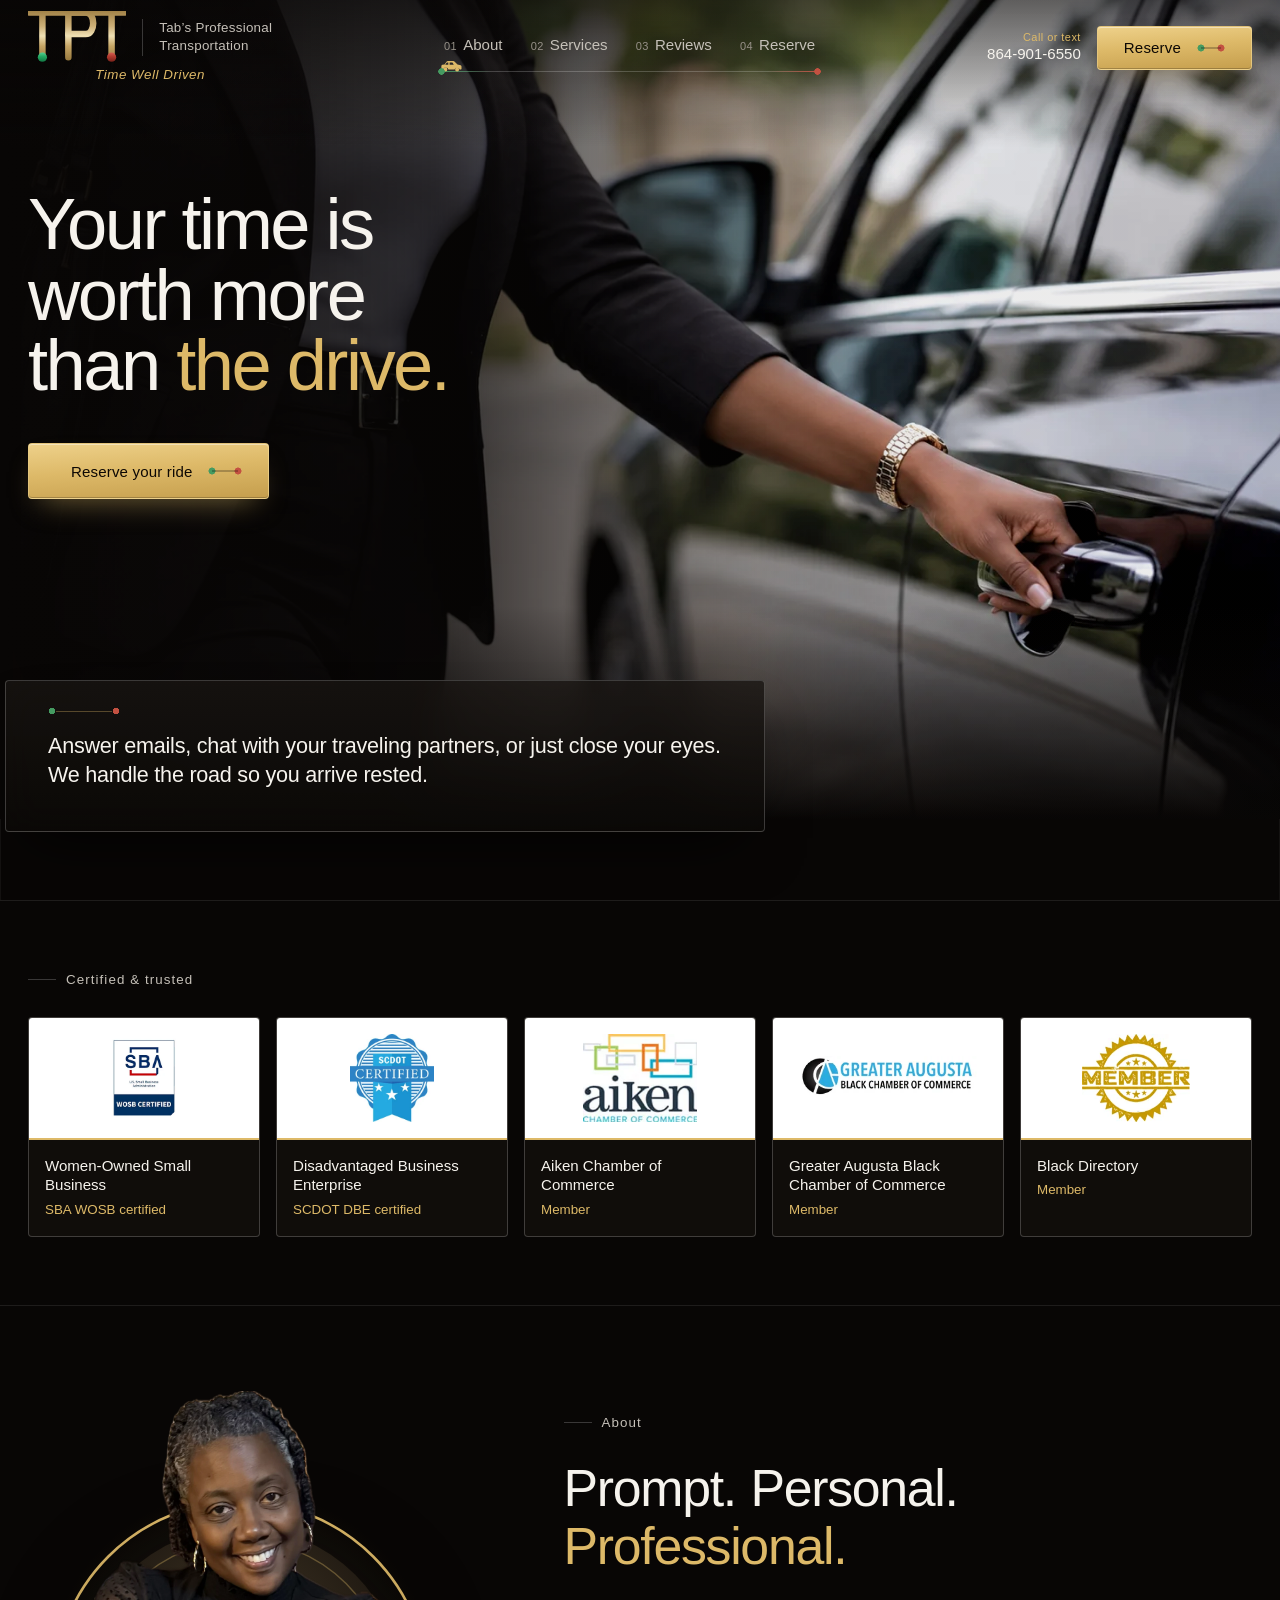
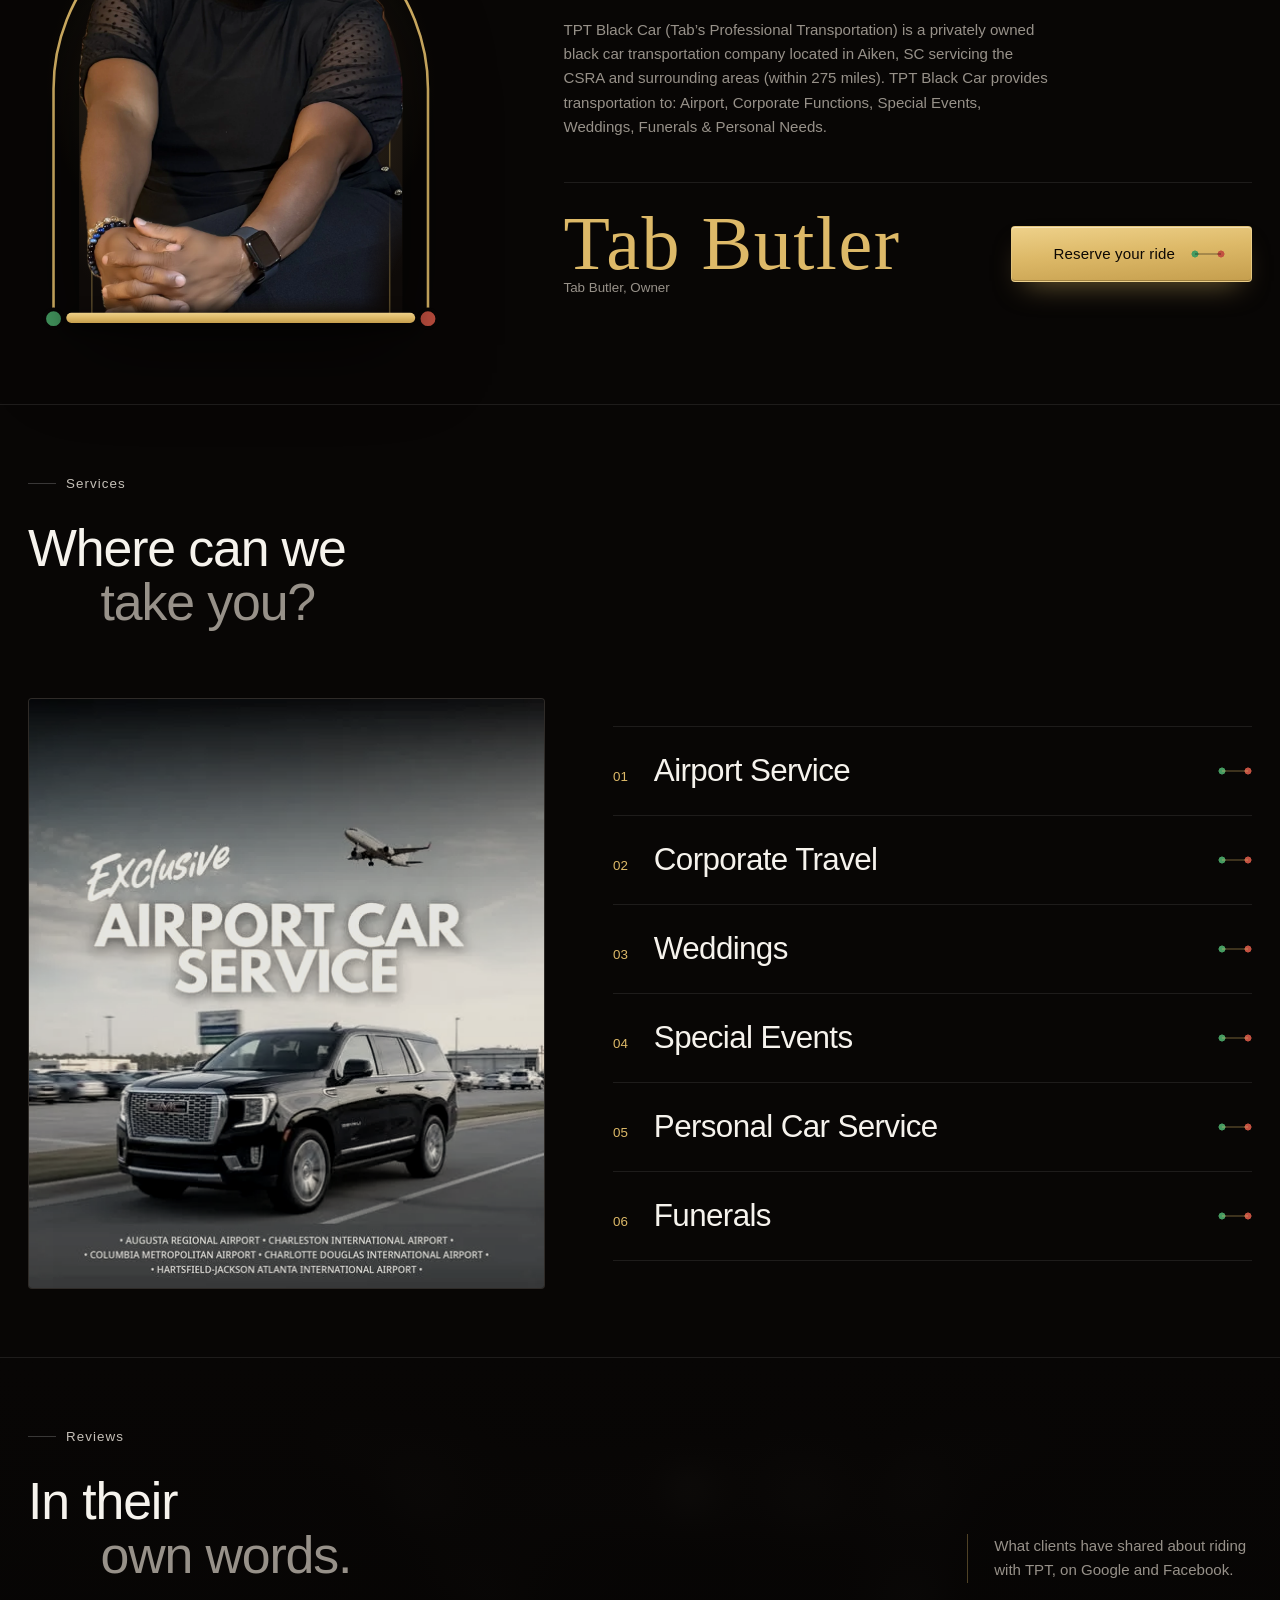
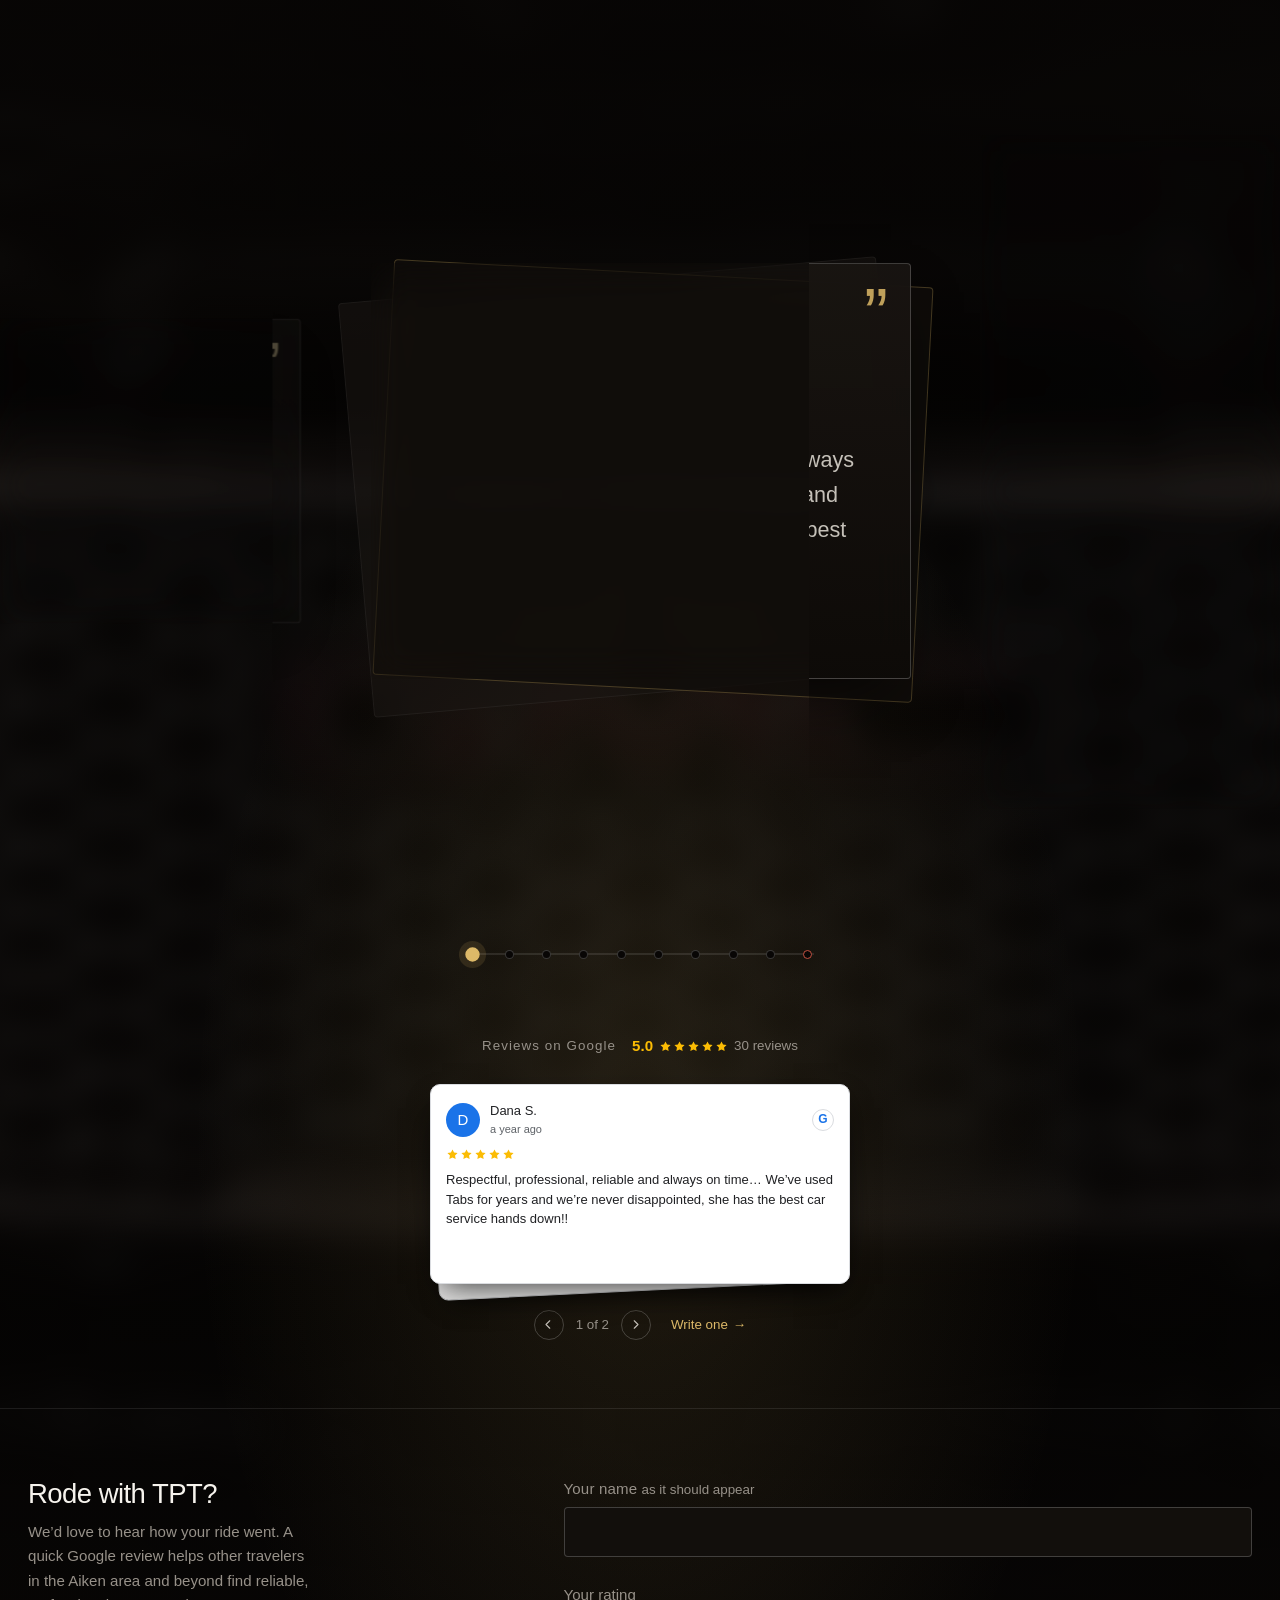
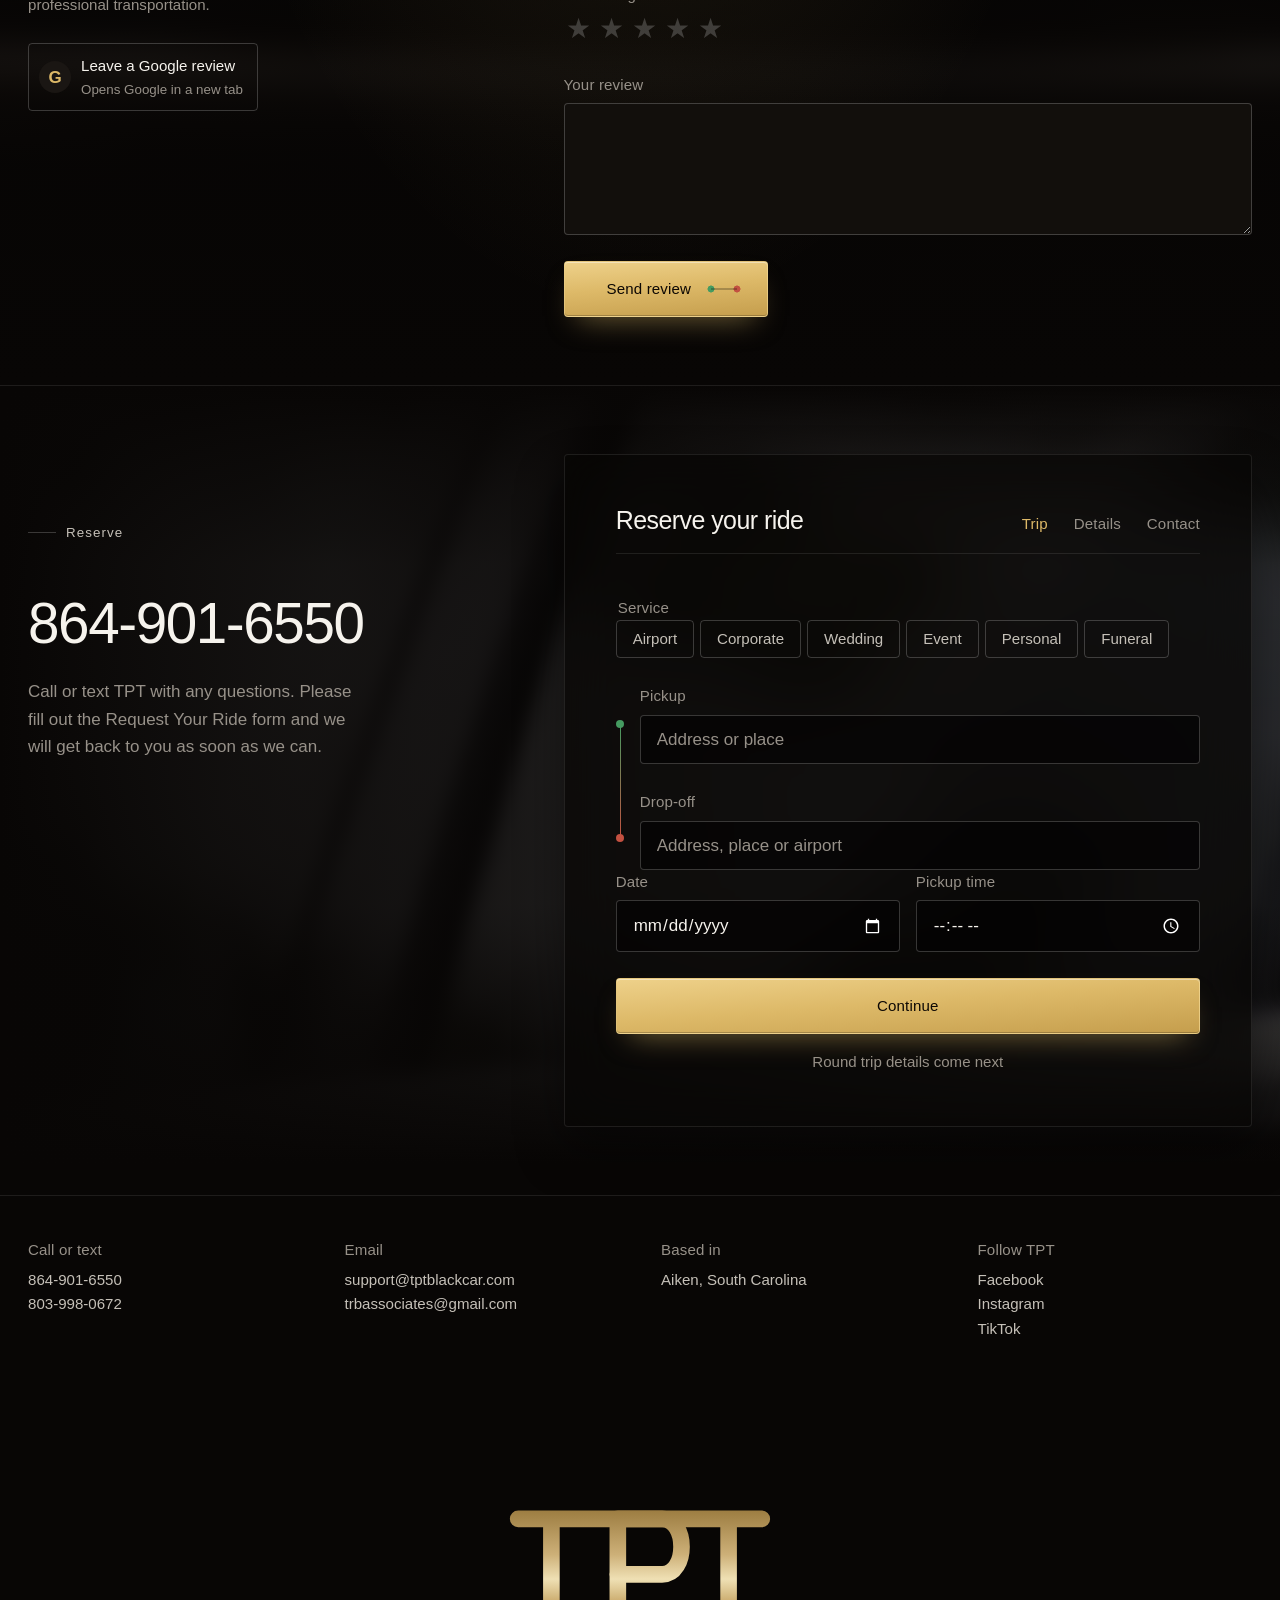
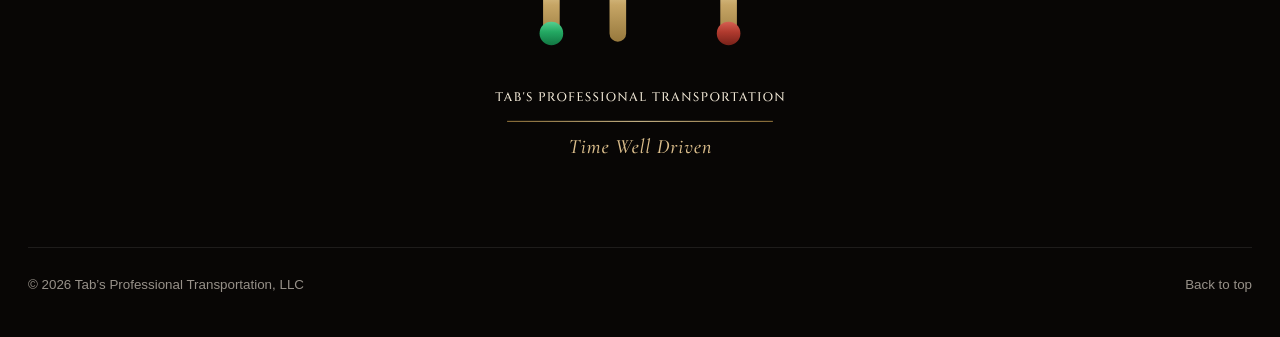
<file: index.html>
<!doctype html>
<html lang="en" class="no-js">
<head>
  <meta charset="utf-8">
  <meta http-equiv="Content-Security-Policy" content="default-src 'self'; script-src 'self' 'sha256-XwWdy3h8RLzX10dUs9n/fCAkQc+XFysyIb7c80Ymdkw='; style-src 'self' 'unsafe-inline' https://fonts.googleapis.com; font-src https://fonts.gstatic.com; img-src 'self' data:; connect-src https://script.google.com https://script.googleusercontent.com; form-action 'self'; base-uri 'self'; object-src 'none'; upgrade-insecure-requests">
  <meta name="referrer" content="strict-origin-when-cross-origin">
  <meta name="viewport" content="width=device-width, initial-scale=1, viewport-fit=cover">
  <title>Black Car Service in Aiken, SC | TPT Black Car &mdash; Airport &amp; Executive Travel</title>
  <meta name="description" content="Private black car service from Aiken, South Carolina. Airport transfers, corporate travel, weddings, events and funerals across the CSRA and up to 275 miles. Call or text 864-901-6550.">
  <link rel="canonical" href="https://tptblackcar.com/">
  <meta name="robots" content="index, follow, max-image-preview:large, max-snippet:-1, max-video-preview:-1">
  <meta name="theme-color" content="#0B0B0C">
  <link rel="icon" href="/favicon.ico" sizes="48x48">
  <link rel="icon" type="image/png" sizes="32x32" href="assets/favicon-32.png">
  <link rel="icon" type="image/png" sizes="192x192" href="assets/icon-192.png">
  <link rel="apple-touch-icon" href="assets/apple-touch-icon.png">

  <!-- Social previews. og-image.jpg is 1200x630; replace that one file to change every share card. -->
  <meta property="og:type" content="website">
  <meta property="og:site_name" content="TPT Black Car">
  <meta property="og:locale" content="en_US">
  <meta property="og:url" content="https://tptblackcar.com/">
  <meta property="og:title" content="Black Car Service in Aiken, SC &mdash; TPT Black Car">
  <meta property="og:description" content="Airport transfers, corporate travel, weddings and events across the CSRA and up to 275 miles. Time Well Driven.">
  <meta property="og:image" content="https://tptblackcar.com/assets/og-image.jpg">
  <meta property="og:image:width" content="1200">
  <meta property="og:image:height" content="630">
  <meta property="og:image:alt" content="A passenger opening the door of a black GMC Yukon Denali, with the TPT Black Car mark">
  <meta name="twitter:card" content="summary_large_image">
  <meta name="twitter:title" content="Black Car Service in Aiken, SC &mdash; TPT Black Car">
  <meta name="twitter:description" content="Airport transfers, corporate travel, weddings and events across the CSRA and up to 275 miles. Time Well Driven.">
  <meta name="twitter:image" content="https://tptblackcar.com/assets/og-image.jpg">

  <!-- The hero photograph is the largest paint on the page; fetch it with the stylesheet, not after it. -->
  <link rel="preload" as="image" href="assets/hero-door-960.webp" imagesrcset="assets/hero-door-960.webp 960w, assets/hero-door.webp 1672w" imagesizes="100vw" fetchpriority="high">
  <!-- Structured data. One graph: the business, the site, and the six services it books.
       Only facts stated on the page go in here — no ratings, hours or prices we cannot stand behind. -->
  <script type="application/ld+json">
  {
    "@context": "https://schema.org",
    "@graph": [
      {
        "@type": ["LocalBusiness", "LimousineService"],
        "@id": "https://tptblackcar.com/#business",
        "name": "Tab's Professional Transportation, LLC",
        "alternateName": "TPT Black Car",
        "description": "Private black car service from Aiken, South Carolina. Airport transfers, corporate travel, weddings, special events, personal car service and funerals across the CSRA and up to 275 miles.",
        "slogan": "Time Well Driven",
        "url": "https://tptblackcar.com/",
        "telephone": "+1-864-901-6550",
        "email": "support@tptblackcar.com",
        "image": "https://tptblackcar.com/assets/og-image.jpg",
        "logo": {
          "@type": "ImageObject",
          "@id": "https://tptblackcar.com/#logo",
          "url": "https://tptblackcar.com/assets/icon-512.png",
          "width": 512,
          "height": 512
        },
        "address": {
          "@type": "PostalAddress",
          "addressLocality": "Aiken",
          "addressRegion": "SC",
          "addressCountry": "US"
        },
        "areaServed": [
          { "@type": "City", "name": "Aiken", "addressRegion": "SC" },
          { "@type": "City", "name": "Augusta", "addressRegion": "GA" },
          { "@type": "City", "name": "North Augusta", "addressRegion": "SC" },
          { "@type": "City", "name": "Columbia", "addressRegion": "SC" },
          { "@type": "City", "name": "Charleston", "addressRegion": "SC" },
          { "@type": "City", "name": "Atlanta", "addressRegion": "GA" },
          { "@type": "AdministrativeArea", "name": "Central Savannah River Area (CSRA), and up to 275 miles from Aiken" }
        ],
        "founder": { "@type": "Person", "name": "Tab Butler" },
        "currenciesAccepted": "USD",
        "award": [
          "SBA WOSB certified (Women-Owned Small Business)",
          "SCDOT DBE certified"
        ],
        "knowsLanguage": "en-US",
        "sameAs": [
          "https://www.facebook.com/ridewithTab/",
          "https://www.instagram.com/tabsprotransportation",
          "https://www.tiktok.com/@tabrb"
        ],
        "potentialAction": {
          "@type": "ReserveAction",
          "name": "Reserve your ride",
          "target": "https://tptblackcar.com/#booking"
        },
        "hasOfferCatalog": {
          "@type": "OfferCatalog",
          "name": "Car service",
          "itemListElement": [
            { "@type": "Offer", "itemOffered": { "@type": "Service", "name": "Airport Service", "description": "Transfers to and from Augusta, Charleston, Columbia, Charlotte and Atlanta airports.", "serviceType": "Airport transfer", "provider": { "@id": "https://tptblackcar.com/#business" } } },
            { "@type": "Offer", "itemOffered": { "@type": "Service", "name": "Corporate Travel", "description": "Executive and business travel across the CSRA and beyond.", "serviceType": "Corporate car service", "provider": { "@id": "https://tptblackcar.com/#business" } } },
            { "@type": "Offer", "itemOffered": { "@type": "Service", "name": "Weddings", "description": "Wedding transportation for couples, families and guests.", "serviceType": "Wedding transportation", "provider": { "@id": "https://tptblackcar.com/#business" } } },
            { "@type": "Offer", "itemOffered": { "@type": "Service", "name": "Special Events", "description": "Black car service for events, nights out and group occasions.", "serviceType": "Event transportation", "provider": { "@id": "https://tptblackcar.com/#business" } } },
            { "@type": "Offer", "itemOffered": { "@type": "Service", "name": "Personal Car Service", "description": "Appointments, errands and personal travel, door to door.", "serviceType": "Personal car service", "provider": { "@id": "https://tptblackcar.com/#business" } } },
            { "@type": "Offer", "itemOffered": { "@type": "Service", "name": "Funerals", "description": "Quiet, dependable transportation for families and services.", "serviceType": "Funeral transportation", "provider": { "@id": "https://tptblackcar.com/#business" } } }
          ]
        }
      },
      {
        "@type": "WebSite",
        "@id": "https://tptblackcar.com/#website",
        "url": "https://tptblackcar.com/",
        "name": "TPT Black Car",
        "publisher": { "@id": "https://tptblackcar.com/#business" },
        "inLanguage": "en-US"
      },
      {
        "@type": "WebPage",
        "@id": "https://tptblackcar.com/#webpage",
        "url": "https://tptblackcar.com/",
        "name": "Black Car Service in Aiken, SC | TPT Black Car",
        "description": "Private black car service from Aiken, South Carolina. Airport transfers, corporate travel, weddings, events and funerals across the CSRA and up to 275 miles.",
        "isPartOf": { "@id": "https://tptblackcar.com/#website" },
        "about": { "@id": "https://tptblackcar.com/#business" },
        "primaryImageOfPage": "https://tptblackcar.com/assets/og-image.jpg",
        "inLanguage": "en-US"
      }
    ]
  }
  </script>
  <link rel="preconnect" href="https://fonts.googleapis.com">
  <link rel="preconnect" href="https://fonts.gstatic.com" crossorigin>
  <link href="https://fonts.googleapis.com/css2?family=Archivo:wdth,wght@62..125,300..700&family=Mrs+Saint+Delafield&display=swap" rel="stylesheet">
  <link rel="stylesheet" href="styles.css?v=55">
  <!-- Phones only: the desktop site never loads this. -->
  <link rel="stylesheet" href="mobile.css?v=1" media="(max-width: 48rem)">
</head>
<body>

<a class="skip" href="#booking">Skip to reservation</a>

<!-- Header: fixed. Clear over the hero, black glass once you scroll; tucks away scrolling down, returns scrolling up.
     The menu is a route: stops on a hairline from a green departure to a red arrival, with a gold car riding to where you are. -->
<header class="site-header" id="site-header">
  <div class="wrap header-bar">
    <a href="#top" class="brand" aria-label="TPT Black Car, home">
      <img class="brand-mark" src="assets/mark-tight.svg" alt="" width="204" height="108">
      <span class="brand-name" aria-hidden="true"><span>Tab&rsquo;s Professional</span><span>Transportation</span></span>
      <span class="brand-tag" aria-hidden="true">Time Well Driven</span>
    </a>
    <nav class="nav" aria-label="Main">
      <ol class="nav-route" role="list">
          <li><a href="#about" data-spy="about"><span class="nav-num">01</span>About</a></li>
          <li><a href="#services" data-spy="services"><span class="nav-num">02</span>Services</a></li>
          <li><a href="#reviews" data-spy="reviews"><span class="nav-num">03</span>Reviews</a></li>
          <li><a href="#booking" data-spy="booking"><span class="nav-num">04</span>Reserve</a></li>
      </ol>
      <span class="nav-car" aria-hidden="true"></span>
    </nav>
    <div class="header-actions">
      <a class="header-phone" href="tel:+18649016550"><span>Call or text</span>864-901-6550</a>
      <a class="btn btn-action btn-sm header-reserve" href="#booking"><span>Reserve</span><span class="btn-icon" aria-hidden="true"><svg viewBox="0 0 24 24"><path d="M7 7h10v10"/><path d="M7 17 17 7"/></svg></span></a>
      <button class="menu-btn" type="button" aria-expanded="false" aria-controls="menu"><span class="menu-btn-lines" aria-hidden="true"></span><span class="menu-btn-label">Menu</span></button>
    </div>
  </div>
</header>

<!-- Menu (phones and tablets): a route map. One vertical road, green to red, each section a stop. -->
<div class="menu" id="menu" role="dialog" aria-modal="true" aria-label="Menu" hidden>
  <img class="menu-mark" src="assets/mark.svg" alt="" width="640" height="360" aria-hidden="true">
  <div class="wrap menu-inner">
    <ol class="menu-route" role="list">
        <li style="--i: 0"><a href="#about"><span class="menu-num">01</span><span class="menu-word">About</span><span class="menu-sub">The company, and who drives</span></a></li>
        <li style="--i: 1"><a href="#services"><span class="menu-num">02</span><span class="menu-word">Services</span><span class="menu-sub">Six ways we drive</span></a></li>
        <li style="--i: 2"><a href="#reviews"><span class="menu-num">03</span><span class="menu-word">Reviews</span><span class="menu-sub">In their own words</span></a></li>
        <li style="--i: 3"><a href="#booking"><span class="menu-num">04</span><span class="menu-word">Reserve</span><span class="menu-sub">Request a ride</span></a></li>
    </ol>
    <div class="menu-foot">
      <div class="menu-contact">
        <a class="btn btn-action" href="tel:+18649016550"><span>Call 864-901-6550</span><span class="btn-icon" aria-hidden="true"><svg viewBox="0 0 24 24"><path d="M7 7h10v10"/><path d="M7 17 17 7"/></svg></span></a>
        <a class="btn btn-quiet" href="sms:+18649016550">Text TPT</a>
      </div>
      <p class="menu-social"><a href="https://www.facebook.com/ridewithTab/" target="_blank" rel="noopener">Facebook</a><a href="https://www.instagram.com/tabsprotransportation" target="_blank" rel="noopener">Instagram</a><a href="https://www.tiktok.com/@tabrb" target="_blank" rel="noopener">TikTok</a></p>
      <p class="menu-place">Aiken, South Carolina &middot; the CSRA and up to 275 miles</p>
    </div>
  </div>
</div>

<script>document.documentElement.classList.remove("no-js");</script>

<main id="top">

  <!-- Hero: the claim on the left, the picture on the right, over a full-bleed photo layer. -->
  <section class="band hero">
    <div class="hero-media" aria-hidden="true">
      <!-- Full-bleed photograph. To swap it, replace these three files; the mark below shows when no photo is present. -->
      <picture>
        <source type="image/webp" srcset="assets/hero-door-960.webp 960w, assets/hero-door.webp 1672w" sizes="100vw">
        <img class="hero-photo" src="assets/hero-door.jpg" alt="" width="1672" height="941" fetchpriority="high">
      </picture>
      <img class="hero-watermark" src="assets/mark.svg" alt="" width="640" height="360">
    </div>

    <div class="wrap hero-inner">

      <div class="hero-grid">
        <div class="hero-copy">
          <h1>Your time is worth more than <span class="gold">the drive.</span></h1>
          <a class="btn btn-action" href="#booking">
            <span>Reserve your ride</span>
            <span class="btn-icon" aria-hidden="true"><svg viewBox="0 0 24 24"><path d="M7 7h10v10"/><path d="M7 17 17 7"/></svg></span>
          </a>
          <!-- Phones only: start the reservation right here. mobile.js shows it below 48rem; wider screens never see it. -->
          <form class="m-quick" id="m-quick" hidden>
            <label class="m-quick-row"><span class="m-dot" aria-hidden="true"></span><span class="visually-hidden">Pickup</span><input id="m-pickup" type="text" placeholder="Pickup address" autocomplete="street-address" enterkeyhint="next"></label>
            <label class="m-quick-row"><span class="m-dot m-dot-end" aria-hidden="true"></span><span class="visually-hidden">Drop-off</span><input id="m-dropoff" type="text" placeholder="Where to?" autocomplete="off" enterkeyhint="go"></label>
            <button type="submit" class="btn btn-action btn-block">Reserve your ride</button>
          </form>
        </div>

        <!-- Glass card on the photograph: the promise, under a short route line. -->
        <div class="hero-card">
          <span class="hero-card-route" aria-hidden="true"></span>
          <p class="hero-card-lead">Answer emails, chat with your traveling partners, or just close your eyes. We handle the road so you arrive rested.</p>
        </div>
      </div>
    </div>
  </section>

  <!-- Certifications: a slim band of cards under the hero. Each logo sits on a white plate so artwork
       with mismatched backgrounds reads as one set; the name and status are type, so they stay legible. -->
  <section class="band creds" aria-labelledby="creds-title">
    <div class="wrap">
      <p class="over" id="creds-title">Certified &amp; trusted</p>
      <ul class="creds-list" id="creds-list" role="list">
        <li class="cred-card">
          <span class="cred-plate"><picture><source srcset="assets/certs/wosb.webp" type="image/webp"><img src="assets/certs/wosb.png" alt="" width="224" height="268"></picture></span>
          <span class="cred-text"><b>Women-Owned Small Business</b><span>SBA WOSB certified</span></span>
        </li>
        <li class="cred-card">
          <span class="cred-plate"><picture><source srcset="assets/certs/dbe.webp" type="image/webp"><img src="assets/certs/dbe.png" alt="" width="236" height="248"></picture></span>
          <span class="cred-text"><b>Disadvantaged Business Enterprise</b><span>SCDOT DBE certified</span></span>
        </li>
        <li class="cred-card">
          <span class="cred-plate"><picture><source srcset="assets/certs/aiken-chamber.webp" type="image/webp"><img src="assets/certs/aiken-chamber.png" alt="" width="180" height="140"></picture></span>
          <span class="cred-text"><b>Aiken Chamber of Commerce</b><span>Member</span></span>
        </li>
        <li class="cred-card">
          <span class="cred-plate"><picture><source srcset="assets/certs/augusta-black-chamber.webp" type="image/webp"><img src="assets/certs/augusta-black-chamber.png" alt="" width="273" height="66"></picture></span>
          <span class="cred-text"><b>Greater Augusta Black Chamber of Commerce</b><span>Member</span></span>
        </li>
        <li class="cred-card">
          <span class="cred-plate"><picture><source srcset="assets/certs/black-directory.webp" type="image/webp"><img src="assets/certs/black-directory.png" alt="" width="200" height="162"></picture></span>
          <span class="cred-text"><b>Black Directory</b><span>Member</span></span>
        </li>
      </ul>
    </div>
  </section>

  <!-- About: Tab steps out of an arched window. The arch is the backdrop; she sits on its gold sill with her
       head and shoulders rising over the top and her lap fading into its shadow. Around it runs the TPT route, green departure to red arrival,
       and a gold light rides it once when the section arrives. The stage sits in the 38.2% column. -->
  <section class="band about" id="about">
    <div class="wrap about-grid">
      <figure class="about-stage">
        <span class="about-glow" aria-hidden="true"></span>
        <svg class="about-art" viewBox="0 0 100 132" role="img" aria-label="Tab Butler, owner and operator of Tab&rsquo;s Professional Transportation, smiling">
          <defs>
            <radialGradient id="about-arch-fill" cx="50%" cy="38%" r="70%">
              <stop offset="0" stop-color="#473b28"/>
              <stop offset="1" stop-color="#0e0a08"/>
            </radialGradient>
            <linearGradient id="about-sill-fill" x1="0" y1="0" x2="0" y2="1">
              <stop offset="0" stop-color="#eed18a"/>
              <stop offset="0.5" stop-color="#ddb968"/>
              <stop offset="1" stop-color="#c59e4d"/>
            </linearGradient>
            <!-- Her lap and the hip where the sofa was fade into the arch's shadow, so she reads as seated, not floating. -->
            <linearGradient id="about-fade-down" gradientUnits="userSpaceOnUse" x1="0" y1="123" x2="0" y2="128">
              <stop offset="0" stop-color="#000" stop-opacity="0"/>
              <stop offset="1" stop-color="#000"/>
            </linearGradient>
            <!-- A narrow oval on the right edge only: it covers the hip and stays clear of her forearm. -->
            <radialGradient id="about-fade-hip" gradientUnits="userSpaceOnUse" cx="0" cy="0" r="1" gradientTransform="translate(90 126) scale(12 30)">
              <stop offset="0.45" stop-color="#000"/>
              <stop offset="1" stop-color="#000" stop-opacity="0"/>
            </radialGradient>
            <mask id="about-fade" maskUnits="userSpaceOnUse" x="0" y="0" width="100" height="132">
              <rect width="100" height="132" fill="#fff"/>
              <rect y="123" width="100" height="9" fill="url(#about-fade-down)"/>
              <rect x="76" y="94" width="24" height="38" fill="url(#about-fade-hip)"/>
            </mask>
            <!-- Below the shoulders she stays inside the arch; above it she is free to break out. -->
            <clipPath id="about-clip"><path d="M0 0H100V96H0Z M12 96V126Q12 128 14 128H86Q88 128 88 126V96Z"/></clipPath>
          </defs>
          <path class="about-route" d="M6 128V74A44 44 0 0 1 94 74V128" pathLength="1"/>
          <circle class="about-stop about-stop--depart" cx="6" cy="128" r="2.2"/>
          <circle class="about-stop about-stop--arrive" cx="94" cy="128" r="2.2"/>
          <path class="about-arch" d="M12 128V74A38 38 0 0 1 88 74V128Z"/>
          <path class="about-arch-ring" d="M15 128V74A35 35 0 0 1 85 74V128"/>
          <g class="about-tab" clip-path="url(#about-clip)">
            <image href="assets/tab-portrait.webp?v=5" x="12" y="4" width="76" height="124" mask="url(#about-fade)"/>
          </g>
          <rect class="about-sill" x="9" y="126.6" width="82" height="2.4" rx="1.2"/>
          <circle class="about-car" r="1.6">
            <animateMotion id="about-ride" dur="2.4s" begin="indefinite" fill="freeze" calcMode="spline" keyTimes="0;1" keySplines="0.45 0 0.2 1" path="M6 128V74A44 44 0 0 1 94 74V128"/>
          </circle>
        </svg>
      </figure>
      <div class="about-copy">
        <p class="over">About</p>
        <h2 class="about-title"><span>Prompt.</span> <span>Personal.</span> <span class="gold">Professional.</span></h2>
        <p class="about-body">TPT Black Car (Tab&rsquo;s Professional Transportation) is a privately owned black car transportation company located in Aiken, SC servicing the CSRA and surrounding areas (within 275 miles). TPT Black Car provides transportation to: Airport, Corporate Functions, Special Events, Weddings, Funerals &amp; Personal Needs.</p>
        <div class="about-foot">
          <p class="about-sign"><span class="about-signature" aria-hidden="true">Tab Butler</span><span>Tab Butler, Owner</span></p>
          <a class="btn btn-action" href="#booking">
            <span>Reserve your ride</span>
            <span class="btn-icon" aria-hidden="true"><svg viewBox="0 0 24 24"><path d="M7 7h10v10"/><path d="M7 17 17 7"/></svg></span>
          </a>
        </div>
      </div>
    </div>
  </section>

  <!-- Services: one airport photo beside the six services, listed by name. Each name books its own service. -->
  <section class="band services" id="services">
    <div class="wrap">
      <div class="svc-head">
        <div>
          <p class="over">Services</p>
          <h2 class="stagger"><span>Where can we</span> <span class="dim">take you?</span></h2>
        </div>
      </div>
      <div class="svc-layout">
        <figure class="svc-photo"><picture><source srcset="assets/svc-airport.webp?v=5" type="image/webp"><img src="assets/svc-airport.jpg?v=5" alt="Black GMC Yukon Denali at an airport pickup, with Augusta, Charleston, Columbia, Charlotte and Atlanta airports listed" width="512" height="586" loading="lazy"></picture></figure>
        <ol class="svc-list" role="list">
          <li><a href="#booking" data-service="Airport Service"><span class="svc-num">01</span><span class="svc-name">Airport Service</span><span class="btn-route" aria-hidden="true"></span></a></li>
          <li><a href="#booking" data-service="Corporate Function"><span class="svc-num">02</span><span class="svc-name">Corporate Travel</span><span class="btn-route" aria-hidden="true"></span></a></li>
          <li><a href="#booking" data-service="Wedding"><span class="svc-num">03</span><span class="svc-name">Weddings</span><span class="btn-route" aria-hidden="true"></span></a></li>
          <li><a href="#booking" data-service="Special Event"><span class="svc-num">04</span><span class="svc-name">Special Events</span><span class="btn-route" aria-hidden="true"></span></a></li>
          <li><a href="#booking" data-service="Personal Car Service"><span class="svc-num">05</span><span class="svc-name">Personal Car Service</span><span class="btn-route" aria-hidden="true"></span></a></li>
          <li><a href="#booking" data-service="Funeral"><span class="svc-num">06</span><span class="svc-name">Funerals</span><span class="btn-route" aria-hidden="true"></span></a></li>
        </ol>
      </div>
    </div>
  </section>

  <!-- Reviews: client words from the TPT feedback posts, set as type. One line of cards drifts right to left; swipe or drag to browse. -->
  <section class="band reviews" id="reviews">
    <div class="reviews-media" aria-hidden="true">
      <picture><source srcset="assets/reviews-night.webp" type="image/webp"><img src="assets/reviews-night.jpg" alt="" width="512" height="242" loading="lazy"></picture>
    </div>
    <div class="wrap reviews-head">
      <div>
        <p class="over">Reviews</p>
        <h2 class="stagger"><span>In their</span> <span class="dim">own words.</span></h2>
      </div>
      <p class="reviews-note">What clients have shared about riding with TPT, on Google and Facebook.</p>
    </div>
    <ol class="quotes" id="quote-track" role="list" tabindex="0" aria-label="Client reviews">
      <li class="quote-slot">
        <figure class="quote">
          <span class="quote-badge" aria-hidden="true">DS</span>
          <figcaption><b>Dana S.</b><span>Client</span></figcaption>
          <span class="quote-rule" aria-hidden="true"></span>
          <blockquote>Respectful, professional, reliable and always on time&hellip; We&rsquo;ve used Tabs for years and we&rsquo;re never disappointed, she has the best car service hands down!!</blockquote>
          <span class="quote-tab"><span class="quote-stars" aria-label="5 out of 5 stars">&#9733;&#9733;&#9733;&#9733;&#9733;</span>Google</span>
          <span class="quote-verified"><svg viewBox="0 0 24 24" aria-hidden="true"><path d="m5 12.5 4.5 4.5L19 7.5"/></svg>Verified client</span>
        </figure>
      </li>
      <li class="quote-slot">
        <figure class="quote">
          <span class="quote-badge" aria-hidden="true">MH</span>
          <figcaption><b>Matthew Hayes</b><span>Client</span></figcaption>
          <span class="quote-rule" aria-hidden="true"></span>
          <blockquote>We needed a ride back from ATL airport after an international flight and based on all the positive reviews we booked with Tab&rsquo;s. She was very communicative, professional, timely and just made the process of a 3 hour drive back to Aiken very smooth. The vehicle was large, clean and very impressive. She has cold bottles of water for everyone and kept checking on us to make sure we were all good. She helped to install a car seat for our toddler as well. Would recommend Tab&rsquo;s Professional Car Svc to everyone and will surely use her services again in the future. Thank you for a great experience!</blockquote>
          <span class="quote-tab"><span class="quote-stars" aria-label="5 out of 5 stars">&#9733;&#9733;&#9733;&#9733;&#9733;</span>5.0</span>
          <span class="quote-verified"><svg viewBox="0 0 24 24" aria-hidden="true"><path d="m5 12.5 4.5 4.5L19 7.5"/></svg>Verified client</span>
        </figure>
      </li>
      <li class="quote-slot">
        <figure class="quote">
          <span class="quote-badge" aria-hidden="true">CE</span>
          <figcaption><b>C E</b><span>Client</span></figcaption>
          <span class="quote-rule" aria-hidden="true"></span>
          <blockquote>Tab is absolutely wonderful. I highly recommend. On time, waited for us even when our flight came in late, wonderful vehicle that is fully stocked, and was very flexible with a last minute change on our end. Tab is a lovely human to speak to. Also, her rates are very good.</blockquote>
          <span class="quote-tab"><span class="quote-stars" aria-label="5 out of 5 stars">&#9733;&#9733;&#9733;&#9733;&#9733;</span>Google</span>
          <span class="quote-verified"><svg viewBox="0 0 24 24" aria-hidden="true"><path d="m5 12.5 4.5 4.5L19 7.5"/></svg>Verified client</span>
        </figure>
      </li>
      <li class="quote-slot">
        <figure class="quote">
          <span class="quote-badge" aria-hidden="true">AC</span>
          <figcaption><b>Angela Calhoun</b><span>Client</span></figcaption>
          <span class="quote-rule" aria-hidden="true"></span>
          <blockquote>&hellip;And you do it very well. Thank you again for the Comfortable, Reliable, Service we received when we traveled to and from the Charlotte Airport for our Frazier Family Annual International Vacation to Europe.</blockquote>
          <span class="quote-tab"><span class="quote-stars" aria-label="5 out of 5 stars">&#9733;&#9733;&#9733;&#9733;&#9733;</span>5.0</span>
          <span class="quote-verified"><svg viewBox="0 0 24 24" aria-hidden="true"><path d="m5 12.5 4.5 4.5L19 7.5"/></svg>Verified client</span>
        </figure>
      </li>
      <li class="quote-slot">
        <figure class="quote">
          <span class="quote-badge" aria-hidden="true">HW</span>
          <figcaption><b>Harrison Wedgeworth</b><span>Client</span></figcaption>
          <span class="quote-rule" aria-hidden="true"></span>
          <blockquote>My partner and I used Tab&rsquo;s Services to get from an airport to a town about an hour away. She was courteous, professional, and a pleasure to speak with. Highly recommend.</blockquote>
          <span class="quote-verified"><svg viewBox="0 0 24 24" aria-hidden="true"><path d="m5 12.5 4.5 4.5L19 7.5"/></svg>Verified client</span>
        </figure>
      </li>
      <li class="quote-slot">
        <figure class="quote">
          <span class="quote-badge" aria-hidden="true">LC</span>
          <figcaption><b>Leslie Casillas</b><span>Client</span></figcaption>
          <span class="quote-rule" aria-hidden="true"></span>
          <blockquote>Yes! 4 times total. Best experience ever, would highly recommend. Just between me and FB, I&rsquo;m looking for reasons to book my next ride!!</blockquote>
          <span class="quote-verified"><svg viewBox="0 0 24 24" aria-hidden="true"><path d="m5 12.5 4.5 4.5L19 7.5"/></svg>Verified client</span>
        </figure>
      </li>
      <li class="quote-slot">
        <figure class="quote">
          <span class="quote-badge" aria-hidden="true">NW</span>
          <figcaption><b>Nancy White-Wooten</b><span>Client</span></figcaption>
          <span class="quote-rule" aria-hidden="true"></span>
          <blockquote>I highly recommend Tab&rsquo;s Professional Transportation. She helped me out picking up a family member and taking them to and from the doctor&rsquo;s office. Thank you Tabitha!!</blockquote>
          <span class="quote-verified"><svg viewBox="0 0 24 24" aria-hidden="true"><path d="m5 12.5 4.5 4.5L19 7.5"/></svg>Verified client</span>
        </figure>
      </li>
      <li class="quote-slot">
        <figure class="quote">
          <span class="quote-badge" aria-hidden="true">JM</span>
          <figcaption><b>John Michielini</b><span>Client</span></figcaption>
          <span class="quote-rule" aria-hidden="true"></span>
          <blockquote>TPT is top notch, consistent and helps traveling to and from the airport seamless. I have shared with several friends who have had similar experiences.</blockquote>
          <span class="quote-verified"><svg viewBox="0 0 24 24" aria-hidden="true"><path d="m5 12.5 4.5 4.5L19 7.5"/></svg>Verified client</span>
        </figure>
      </li>
      <li class="quote-slot">
        <figure class="quote">
          <span class="quote-badge" aria-hidden="true">BT</span>
          <figcaption><b>Biby Tinajero</b><span>Client</span></figcaption>
          <span class="quote-rule" aria-hidden="true"></span>
          <blockquote>This is a First class service. I Highly Recommend it!!</blockquote>
          <span class="quote-verified"><svg viewBox="0 0 24 24" aria-hidden="true"><path d="m5 12.5 4.5 4.5L19 7.5"/></svg>Verified client</span>
        </figure>
      </li>
      <li class="quote-slot">
        <figure class="quote">
          <span class="quote-badge" aria-hidden="true">JM</span>
          <figcaption><b>John Michielini</b><span>Client</span></figcaption>
          <span class="quote-rule" aria-hidden="true"></span>
          <blockquote>Very reliable and easy to communicate with. Give Tab a try you won&rsquo;t be disappointed.</blockquote>
          <span class="quote-verified"><svg viewBox="0 0 24 24" aria-hidden="true"><path d="m5 12.5 4.5 4.5L19 7.5"/></svg>Verified client</span>
        </figure>
      </li>
    </ol>
    <div class="wrap">
      <div class="quote-route" id="quote-route" aria-label="Choose a review"></div>
    </div>

    <!-- On Google: a small deck of Google's own cards, centred on the black. One is face up;
         the rest sit behind it. Tap, click or use the arrow keys to go through them. -->
    <section class="gdeck-wrap" aria-labelledby="gdeck-title">
      <p class="gdeck-head">
        <span id="gdeck-title">Reviews on Google</span>
        <span class="gdeck-score"><b>5.0</b><span class="g-stars" aria-hidden="true"><svg viewBox="0 0 24 24"><path d="M12 2.6l2.9 5.9 6.5.9-4.7 4.6 1.1 6.4L12 17.4 6.2 20.4l1.1-6.4L2.6 9.4l6.5-.9z"/></svg><svg viewBox="0 0 24 24"><path d="M12 2.6l2.9 5.9 6.5.9-4.7 4.6 1.1 6.4L12 17.4 6.2 20.4l1.1-6.4L2.6 9.4l6.5-.9z"/></svg><svg viewBox="0 0 24 24"><path d="M12 2.6l2.9 5.9 6.5.9-4.7 4.6 1.1 6.4L12 17.4 6.2 20.4l1.1-6.4L2.6 9.4l6.5-.9z"/></svg><svg viewBox="0 0 24 24"><path d="M12 2.6l2.9 5.9 6.5.9-4.7 4.6 1.1 6.4L12 17.4 6.2 20.4l1.1-6.4L2.6 9.4l6.5-.9z"/></svg><svg viewBox="0 0 24 24"><path d="M12 2.6l2.9 5.9 6.5.9-4.7 4.6 1.1 6.4L12 17.4 6.2 20.4l1.1-6.4L2.6 9.4l6.5-.9z"/></svg></span><span id="gdeck-total">30 reviews</span></span>
      </p>
      <div class="gdeck" id="gdeck">
      <article class="g-card">
          <header class="g-head">
            <span class="g-avatar" data-tone="blue" aria-hidden="true">D</span>
            <span class="g-who"><b>Dana S.</b><span>a year ago</span></span>
            <span class="g-source" aria-hidden="true">G</span>
          </header>
          <span class="g-stars" aria-label="Rated 5 out of 5"><svg viewBox="0 0 24 24" aria-hidden="true"><path d="M12 2.6l2.9 5.9 6.5.9-4.7 4.6 1.1 6.4L12 17.4 6.2 20.4l1.1-6.4L2.6 9.4l6.5-.9z"/></svg><svg viewBox="0 0 24 24" aria-hidden="true"><path d="M12 2.6l2.9 5.9 6.5.9-4.7 4.6 1.1 6.4L12 17.4 6.2 20.4l1.1-6.4L2.6 9.4l6.5-.9z"/></svg><svg viewBox="0 0 24 24" aria-hidden="true"><path d="M12 2.6l2.9 5.9 6.5.9-4.7 4.6 1.1 6.4L12 17.4 6.2 20.4l1.1-6.4L2.6 9.4l6.5-.9z"/></svg><svg viewBox="0 0 24 24" aria-hidden="true"><path d="M12 2.6l2.9 5.9 6.5.9-4.7 4.6 1.1 6.4L12 17.4 6.2 20.4l1.1-6.4L2.6 9.4l6.5-.9z"/></svg><svg viewBox="0 0 24 24" aria-hidden="true"><path d="M12 2.6l2.9 5.9 6.5.9-4.7 4.6 1.1 6.4L12 17.4 6.2 20.4l1.1-6.4L2.6 9.4l6.5-.9z"/></svg></span>
          <p class="g-text">Respectful, professional, reliable and always on time&hellip; We&rsquo;ve used Tabs for years and we&rsquo;re never disappointed, she has the best car service hands down!!</p>
      </article>
      <article class="g-card">
          <header class="g-head">
            <span class="g-avatar" data-tone="green" aria-hidden="true">C</span>
            <span class="g-who"><b>C E</b><span>a year ago</span></span>
            <span class="g-source" aria-hidden="true">G</span>
          </header>
          <span class="g-stars" aria-label="Rated 5 out of 5"><svg viewBox="0 0 24 24" aria-hidden="true"><path d="M12 2.6l2.9 5.9 6.5.9-4.7 4.6 1.1 6.4L12 17.4 6.2 20.4l1.1-6.4L2.6 9.4l6.5-.9z"/></svg><svg viewBox="0 0 24 24" aria-hidden="true"><path d="M12 2.6l2.9 5.9 6.5.9-4.7 4.6 1.1 6.4L12 17.4 6.2 20.4l1.1-6.4L2.6 9.4l6.5-.9z"/></svg><svg viewBox="0 0 24 24" aria-hidden="true"><path d="M12 2.6l2.9 5.9 6.5.9-4.7 4.6 1.1 6.4L12 17.4 6.2 20.4l1.1-6.4L2.6 9.4l6.5-.9z"/></svg><svg viewBox="0 0 24 24" aria-hidden="true"><path d="M12 2.6l2.9 5.9 6.5.9-4.7 4.6 1.1 6.4L12 17.4 6.2 20.4l1.1-6.4L2.6 9.4l6.5-.9z"/></svg><svg viewBox="0 0 24 24" aria-hidden="true"><path d="M12 2.6l2.9 5.9 6.5.9-4.7 4.6 1.1 6.4L12 17.4 6.2 20.4l1.1-6.4L2.6 9.4l6.5-.9z"/></svg></span>
          <p class="g-text">Tab is absolutely wonderful. I highly recommend. On time, waited for us even when our flight came in late, wonderful vehicle that is fully stocked, and was very flexible with a last minute change on our end. Tab is a lovely human to speak to. Also, her rates are very good.</p>
      </article>
      </div>
      <p class="gdeck-foot">
        <button type="button" class="gdeck-step" id="gdeck-prev" aria-label="Previous review"><svg viewBox="0 0 24 24" aria-hidden="true"><path d="m14 6-6 6 6 6"/></svg></button>
        <span class="gdeck-count" id="gdeck-count" aria-live="polite">1 of 2</span>
        <button type="button" class="gdeck-step" id="gdeck-next" aria-label="Next review"><svg viewBox="0 0 24 24" aria-hidden="true"><path d="m10 6 6 6-6 6"/></svg></button>
        <a class="gdeck-link" href="https://search.google.com/local/writereview?placeid=ChIJM4MOAXtT-IgRnFsz1b1kzlA" target="_blank" rel="noopener">Write one<span aria-hidden="true">&rarr;</span></a>
      </p>
    </section>

    <div class="wrap write">
      <div class="write-copy">
        <h3 class="write-title">Rode with TPT?</h3>
        <p class="write-note">We&rsquo;d love to hear how your ride went. A quick Google review helps other travelers in the Aiken area and beyond find reliable, professional transportation.</p>
        <a class="write-google" id="google-review" href="https://search.google.com/local/writereview?placeid=ChIJM4MOAXtT-IgRnFsz1b1kzlA" target="_blank" rel="noopener">
          <span class="write-google-mark" aria-hidden="true">G</span>
          <span><b>Leave a Google review</b>Opens Google in a new tab</span>
        </a>
      </div>
      <form class="write-form" id="review-form" novalidate>
        <div class="field">
          <label for="rv-name">Your name <span class="opt">as it should appear</span></label>
          <input id="rv-name" name="name" type="text" autocomplete="name" maxlength="60" required>
        </div>
        <fieldset class="rating">
          <legend>Your rating</legend>
          <div class="rating-stars">
            <!-- Highest first: the row is drawn row-reverse, so these read 1 to 5 on screen while
                 "this star and the ones after it" stays a plain sibling selector in CSS. -->
            <label><input type="radio" name="rating" value="5" required><span aria-hidden="true">&#9733;</span><em>5 stars</em></label>
            <label><input type="radio" name="rating" value="4"><span aria-hidden="true">&#9733;</span><em>4 stars</em></label>
            <label><input type="radio" name="rating" value="3"><span aria-hidden="true">&#9733;</span><em>3 stars</em></label>
            <label><input type="radio" name="rating" value="2"><span aria-hidden="true">&#9733;</span><em>2 stars</em></label>
            <label><input type="radio" name="rating" value="1"><span aria-hidden="true">&#9733;</span><em>1 star</em></label>
          </div>
        </fieldset>
        <div class="field">
          <label for="rv-text">Your review</label>
          <textarea id="rv-text" name="text" rows="4" maxlength="1200" required></textarea>
        </div>
        <!-- Spam trap: hidden from people, bots fill it in -->
        <div class="hp" aria-hidden="true">
          <label for="rv-company">Company</label>
          <input id="rv-company" name="company" type="text" tabindex="-1" autocomplete="off">
        </div>
        <button type="submit" class="btn btn-action" id="rv-send">
          <span>Send review</span>
          <span class="btn-icon" aria-hidden="true"><svg viewBox="0 0 24 24"><path d="M7 7h10v10"/><path d="M7 17 17 7"/></svg></span>
        </button>
        <p class="form-error" id="rv-error" role="alert" hidden></p>
      </form>
      <div class="write-done" id="rv-done" hidden>
        <span class="write-tick" aria-hidden="true"><svg viewBox="0 0 24 24"><path d="m5 12.5 4.5 4.5L19 7.5"/></svg></span>
        <h3>Thank you</h3>
        <p id="rv-done-note">Your review has been received. Thank you for riding with TPT.</p>
      </div>
    </div>
  </section>

  <!-- Reserve: the direct line on the left, the request on frosted glass, over the hero car's window reflections blurred into texture. -->
  <section class="band reserve">
    <div class="reserve-media" aria-hidden="true">
      <img src="assets/reserve-texture.webp" alt="" width="432" height="470" loading="lazy">
    </div>
    <div class="wrap reserve-grid">
      <div class="reserve-head">
        <p class="over">Reserve</p>
        <h2 class="visually-hidden">Book black car service from Aiken, SC</h2>
        <p class="reserve-phone"><a href="tel:+18649016550">864-901-6550</a></p>
        <p class="reserve-sub">Call or text TPT with any questions. Please fill out the Request Your Ride form and we will get back to you as soon as we can.</p>
      </div>

      <div class="booking" id="booking">
        <div class="booking-head">
          <h3 class="booking-title">Reserve your ride</h3>
          <ol class="steps" aria-label="Reservation steps">
            <li class="is-current" data-step-dot="1"><span>Trip</span></li>
            <li data-step-dot="2"><span>Details</span></li>
            <li data-step-dot="3"><span>Contact</span></li>
          </ol>
        </div>

        <form id="quote-form" novalidate>
          <!-- Step 1: trip -->
          <div class="step" data-step="1">
            <fieldset class="field">
              <legend class="label">Service</legend>
              <div class="chips" id="service-chips">
                <label><input type="radio" name="service" value="Airport Service" required><span>Airport</span></label>
                <label><input type="radio" name="service" value="Corporate Function"><span>Corporate</span></label>
                <label><input type="radio" name="service" value="Wedding"><span>Wedding</span></label>
                <label><input type="radio" name="service" value="Special Event"><span>Event</span></label>
                <label><input type="radio" name="service" value="Personal Car Service"><span>Personal</span></label>
                <label><input type="radio" name="service" value="Funeral"><span>Funeral</span></label>
              </div>
            </fieldset>

            <div class="route">
              <div class="field route-stop route-start">
                <label for="pickup">Pickup</label>
                <input id="pickup" name="pickup" type="text" autocomplete="street-address" placeholder="Address or place" required>
              </div>
              <div class="field route-stop route-end">
                <label for="dropoff">Drop-off</label>
                <input id="dropoff" name="dropoff" type="text" placeholder="Address, place or airport" required>
              </div>
            </div>

            <div class="row">
              <div class="field">
                <label for="date">Date</label>
                <input id="date" name="date" type="date" required>
              </div>
              <div class="field">
                <label for="time">Pickup time</label>
                <input id="time" name="time" type="time" required>
              </div>
            </div>

            <button type="button" class="btn btn-action btn-block" data-next>Continue</button>
            <p class="step-note">Round trip details come next</p>
          </div>

          <!-- Step 2: details -->
          <div class="step" data-step="2" hidden>
            <div class="field">
              <span class="label">Trip</span>
              <div class="segmented" role="radiogroup" aria-label="Trip type">
                <label><input type="radio" name="tripType" value="One way" checked><span>One way</span></label>
                <label><input type="radio" name="tripType" value="Round trip"><span>Round trip</span></label>
              </div>
            </div>

            <div class="row" id="return-row" hidden>
              <div class="field">
                <label for="returnDate">Return date</label>
                <input id="returnDate" name="returnDate" type="date">
              </div>
              <div class="field">
                <label for="returnTime">Return time</label>
                <input id="returnTime" name="returnTime" type="time">
              </div>
            </div>

            <div class="row">
              <div class="field">
                <label for="passengers">Passengers</label>
                <div class="stepper">
                  <button type="button" data-dec="passengers" aria-label="Fewer passengers">&minus;</button>
                  <input id="passengers" name="passengers" type="number" inputmode="numeric" min="1" max="14" value="1" required>
                  <button type="button" data-inc="passengers" aria-label="More passengers">+</button>
                </div>
              </div>
              <div class="field">
                <label for="luggage">Bags</label>
                <div class="stepper">
                  <button type="button" data-dec="luggage" aria-label="Fewer bags">&minus;</button>
                  <input id="luggage" name="luggage" type="number" inputmode="numeric" min="0" max="20" value="0">
                  <button type="button" data-inc="luggage" aria-label="More bags">+</button>
                </div>
              </div>
            </div>

            <div class="field" id="flight-field" hidden>
              <label for="flight">Flight number</label>
              <input id="flight" name="flight" type="text" placeholder="e.g. DL 1234" autocapitalize="characters" autocomplete="off">
            </div>

            <div class="field">
              <label for="notes">Anything else</label>
              <textarea id="notes" name="notes" rows="2" placeholder="Extra stops, child seats, special requests"></textarea>
            </div>

            <div class="step-nav">
              <button type="button" class="btn btn-quiet" data-back>Back</button>
              <button type="button" class="btn btn-action" data-next>Continue</button>
            </div>
          </div>

          <!-- Step 3: contact -->
          <div class="step" data-step="3" hidden>
            <div class="field">
              <label for="name">Full name</label>
              <input id="name" name="name" type="text" autocomplete="name" required>
            </div>
            <div class="field">
              <label for="phone">Mobile phone</label>
              <input id="phone" name="phone" type="tel" inputmode="tel" autocomplete="tel" required>
            </div>
            <div class="field">
              <label for="email">Email <span class="opt">your confirmation goes here</span></label>
              <input id="email" name="email" type="email" inputmode="email" autocomplete="email" autocapitalize="off" spellcheck="false" required>
            </div>
            <!-- Spam trap: hidden from people, bots fill it in -->
            <div class="hp" aria-hidden="true">
              <label for="company">Company</label>
              <input id="company" name="company" type="text" tabindex="-1" autocomplete="off">
            </div>
            <div class="step-nav">
              <button type="button" class="btn btn-quiet" data-back>Back</button>
              <button type="submit" class="btn btn-action">Review request</button>
            </div>
          </div>

          <p class="form-error" id="form-error" role="alert" hidden></p>
        </form>

        <div id="review" class="review" hidden>
          <h3>Check your trip</h3>
          <dl id="review-list"></dl>
          <p class="form-error" id="send-error" role="alert" hidden></p>
          <div class="step-nav">
            <button type="button" class="btn btn-quiet" id="edit-btn">Edit</button>
            <button type="button" class="btn btn-action" id="send-btn">Confirm &amp; send</button>
          </div>
        </div>

        <div id="done" class="done" hidden tabindex="-1">
          <img src="assets/mark.svg" alt="" width="144" height="81">
          <h3>Request received</h3>
          <p class="done-ref" id="done-ref" hidden></p>
          <p>TPT will review your reservation request. You will receive an email from <strong>bookings@tptblackcar.com</strong>.</p>
          <p>Thanks for taking the time to request transportation services. We will get back to you shortly.</p>
          <p class="small">Nothing in your inbox? Check spam, or call <a class="nowrap" href="tel:+18649016550">864-901-6550</a>.</p>
        </div>
      </div>
    </div>
  </section>

</main>

<footer class="site-footer">
  <div class="wrap">
    <dl class="footer-dl">
      <div><dt>Call or text</dt><dd><a href="tel:+18649016550">864-901-6550</a></dd><dd><a href="tel:+18039980672">803-998-0672</a></dd></div>
      <div><dt>Email</dt><dd><a href="mailto:support@tptblackcar.com">support@tptblackcar.com</a></dd><dd><a href="mailto:trbassociates@gmail.com">trbassociates@gmail.com</a></dd></div>
      <div><dt>Based in</dt><dd>Aiken, South Carolina</dd></div>
      <div><dt>Follow TPT</dt><dd><a href="https://www.facebook.com/ridewithTab/" target="_blank" rel="noopener">Facebook</a></dd><dd><a href="https://www.instagram.com/tabsprotransportation" target="_blank" rel="noopener">Instagram</a></dd><dd><a href="https://www.tiktok.com/@tabrb" target="_blank" rel="noopener">TikTok</a></dd></div>
    </dl>
    <div class="footer-brand">
      <img src="assets/logo-stacked.svg" alt="Tab&rsquo;s Professional Transportation, Time Well Driven" width="1100" height="640" loading="lazy">
    </div>
    <div class="footer-base">
      <p>&copy; <span id="year">2026</span> Tab&rsquo;s Professional Transportation, LLC</p>
      <a href="#top">Back to top</a>
    </div>
  </div>
</footer>

<!-- Phones: call, text and reserve always within reach -->
<nav class="mobile-bar" aria-label="Quick contact">
  <a href="tel:+18649016550">
    <svg viewBox="0 0 24 24" aria-hidden="true"><path d="M6.6 10.8a15.1 15.1 0 0 0 6.6 6.6l2.2-2.2a1 1 0 0 1 1-.25 11.4 11.4 0 0 0 3.6.57 1 1 0 0 1 1 1V20a1 1 0 0 1-1 1A17 17 0 0 1 3 4a1 1 0 0 1 1-1h3.5a1 1 0 0 1 1 1c0 1.25.2 2.45.57 3.57a1 1 0 0 1-.25 1z"/></svg>
    Call
  </a>
  <a href="sms:+18649016550">
    <svg viewBox="0 0 24 24" aria-hidden="true"><path d="M4 5h16v11H8l-4 4z"/></svg>
    Text
  </a>
  <a href="#booking" class="mobile-bar-book">Reserve your ride<span class="btn-route" aria-hidden="true"></span></a>
</nav>

<script src="config.js?v=2" defer></script>
<script src="app.js?v=19" defer></script>
<script src="mobile.js?v=1" defer></script>
</body>
</html>
</file>
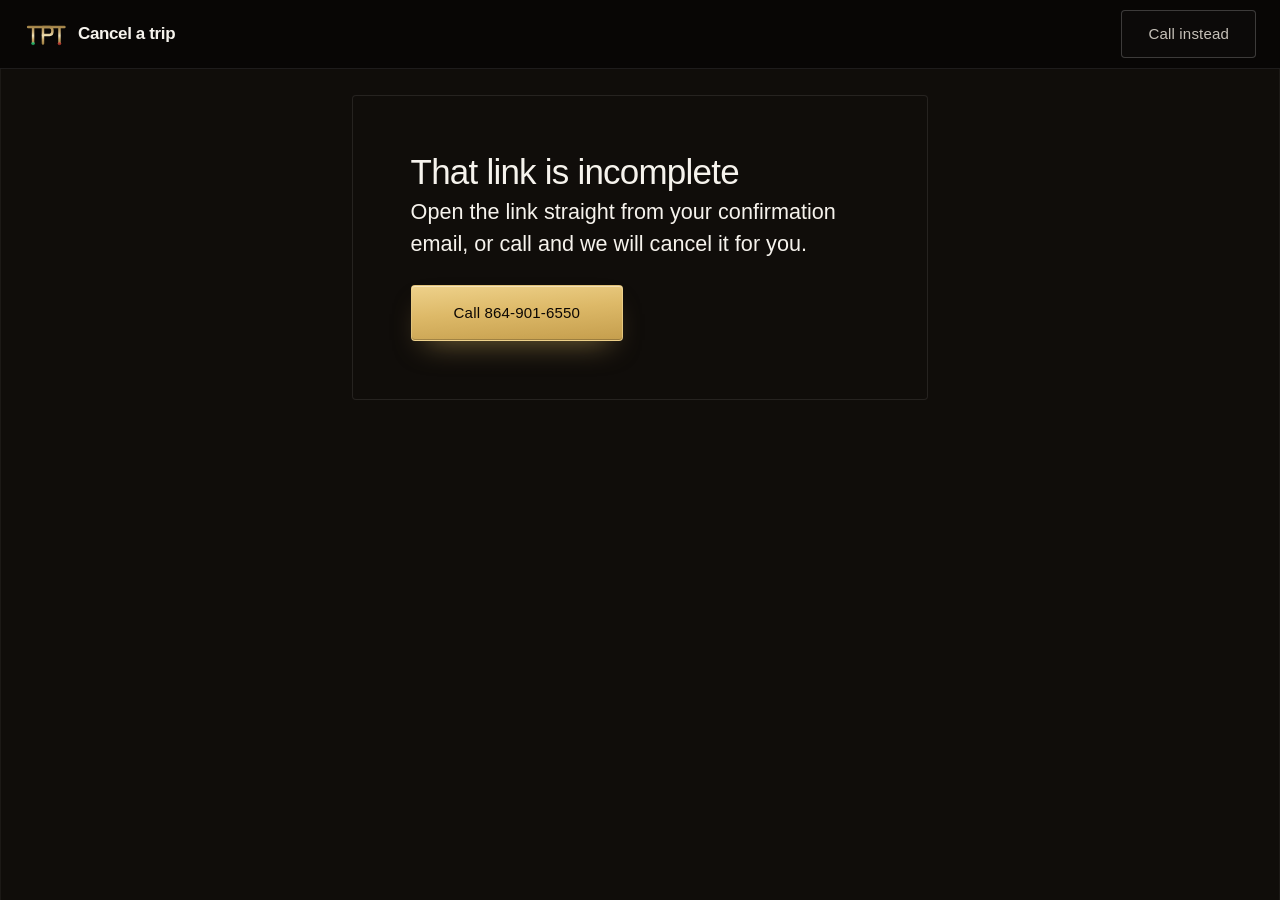
<file: cancel.html>
<!doctype html>
<html lang="en">
<head>
  <meta charset="utf-8">
  <meta http-equiv="Content-Security-Policy" content="default-src 'self'; script-src 'self'; style-src 'self' 'unsafe-inline' https://fonts.googleapis.com; font-src https://fonts.gstatic.com; img-src 'self' data:; connect-src https://script.google.com https://script.googleusercontent.com; form-action 'self'; base-uri 'self'; object-src 'none'; upgrade-insecure-requests">
  <meta name="referrer" content="no-referrer">
  <meta name="viewport" content="width=device-width, initial-scale=1, viewport-fit=cover">
  <title>Cancel a trip &middot; TPT Black Car</title>
  <meta name="robots" content="noindex, nofollow">
  <meta name="theme-color" content="#3B1412">
  <link rel="icon" href="/favicon.ico" sizes="48x48">
  <link rel="icon" type="image/png" sizes="32x32" href="assets/favicon-32.png">
  <link rel="icon" type="image/png" sizes="192x192" href="assets/icon-192.png">
  <link rel="apple-touch-icon" href="assets/apple-touch-icon.png">
  <link rel="preconnect" href="https://fonts.googleapis.com">
  <link rel="preconnect" href="https://fonts.gstatic.com" crossorigin>
  <link href="https://fonts.googleapis.com/css2?family=Archivo:wdth,wght@62..125,400..700&display=swap" rel="stylesheet">
  <link rel="stylesheet" href="styles.css?v=55">
  <link rel="stylesheet" href="admin.css?v=5">
</head>
<body class="admin">

<header class="admin-bar">
  <div class="admin-bar-in">
    <a class="admin-brand" href="/">
      <img src="assets/mark.svg" alt="TPT" width="44" height="25">
      <span>Cancel a trip</span>
    </a>
    <a class="btn btn-quiet btn-sm" href="tel:+18649016550">Call instead</a>
  </div>
</header>

<main class="frame admin-main cancel-main">

  <p class="desk-note" id="loading">Looking up your trip&hellip;</p>

  <!-- Could not read the link, or the trip cannot be cancelled here -->
  <section class="panel cancel-panel" id="problem" data-tone="light" hidden>
    <h1 id="problem-title">We could not open that</h1>
    <p class="lead" id="problem-text"></p>
    <p><a class="btn btn-action" id="problem-call" href="tel:+18649016550">Call 864-901-6550</a></p>
  </section>

  <!-- The trip, with one button to call it off -->
  <section class="panel cancel-panel" id="confirm" data-tone="light" hidden>
    <h1>Cancel this trip?</h1>
    <p class="lead" id="confirm-lead"></p>

    <div class="res cancel-card">
      <header class="res-head">
        <div class="res-id">
          <span class="res-ref num" id="c-ref"></span>
          <span class="res-status" id="c-status"></span>
        </div>
      </header>
      <p class="res-trip" id="c-trip"></p>
      <div class="route res-route">
        <div class="route-stop route-start"><span class="label">Pickup</span><p id="c-pickup"></p></div>
        <div class="route-stop route-end"><span class="label">Drop-off</span><p id="c-dropoff"></p></div>
      </div>
    </div>

    <div class="step-nav cancel-actions">
      <a class="btn btn-quiet" href="/">Keep my trip</a>
      <button type="button" class="btn btn-action" id="cancel-btn">Yes, cancel it</button>
    </div>
    <p class="form-error" id="cancel-error" role="alert" hidden></p>
  </section>

  <!-- Done -->
  <section class="panel cancel-panel" id="done" data-tone="light" hidden tabindex="-1">
    <h1>Your trip is cancelled</h1>
    <p class="lead">Nothing is owed. We have emailed you a confirmation, and
      Tab Butler has been told.</p>
    <p class="small">Booked in error? Call <a href="tel:+18649016550">864-901-6550</a>
      and we will set it up again.</p>
    <p><a class="btn btn-quiet" href="/">Back to the site</a></p>
  </section>

</main>

<script src="config.js?v=2"></script>
<script src="cancel.js?v=2"></script>
</body>
</html>
</file>
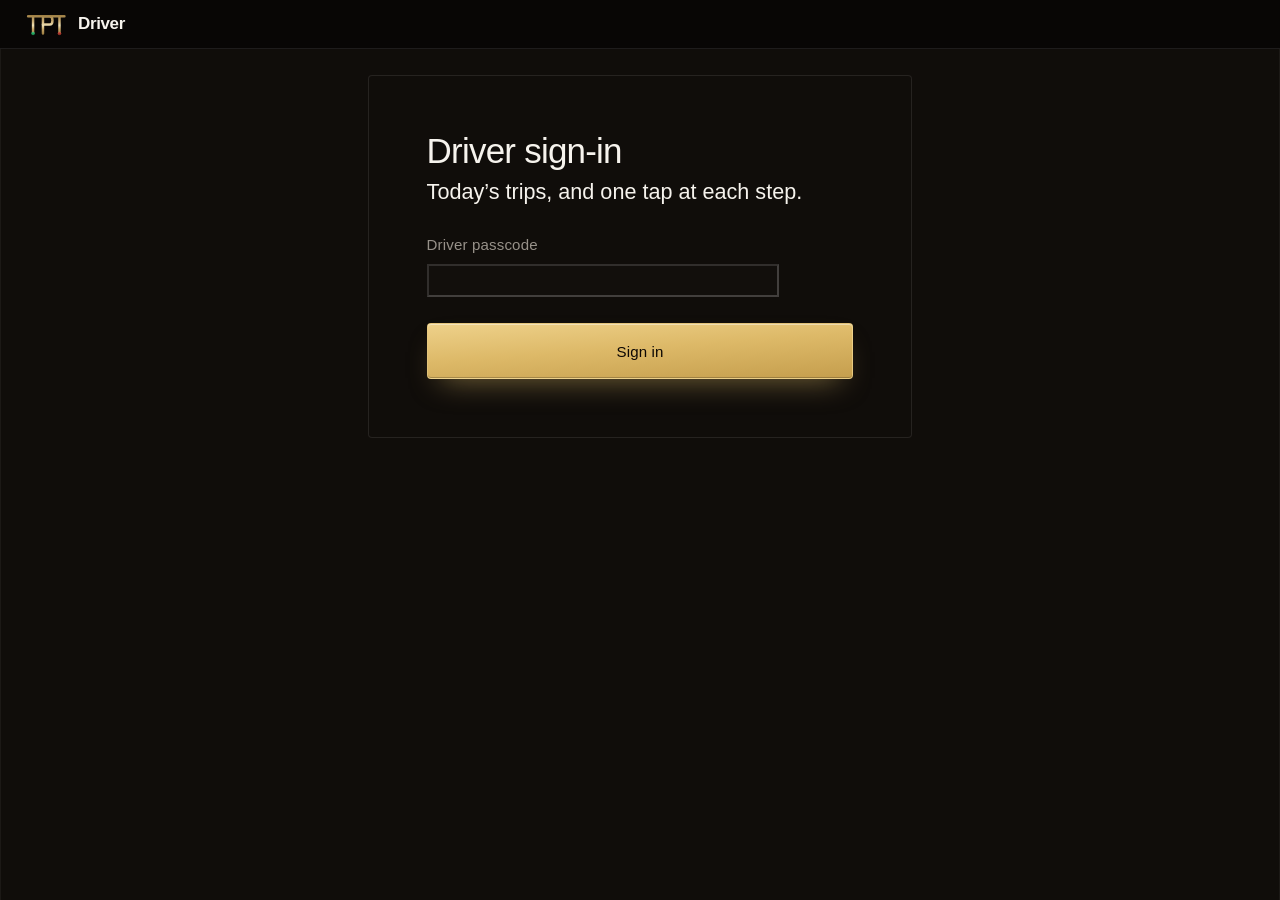
<file: driver.html>
<!doctype html>
<html lang="en">
<head>
  <meta charset="utf-8">
  <meta http-equiv="Content-Security-Policy" content="default-src 'self'; script-src 'self'; style-src 'self' 'unsafe-inline' https://fonts.googleapis.com; font-src https://fonts.gstatic.com; img-src 'self' data:; connect-src https://script.google.com https://script.googleusercontent.com; form-action 'self'; base-uri 'self'; object-src 'none'; upgrade-insecure-requests">
  <meta name="referrer" content="no-referrer">
  <meta name="viewport" content="width=device-width, initial-scale=1, viewport-fit=cover">
  <title>Driver &middot; TPT Black Car</title>
  <meta name="robots" content="noindex, nofollow">
  <meta name="theme-color" content="#3B1412">
  <link rel="icon" href="/favicon.ico" sizes="48x48">
  <link rel="icon" type="image/png" sizes="32x32" href="assets/favicon-32.png">
  <link rel="icon" type="image/png" sizes="192x192" href="assets/icon-192.png">
  <link rel="apple-touch-icon" href="assets/apple-touch-icon.png">
  <link rel="manifest" href="driver.webmanifest">
  <link rel="preconnect" href="https://fonts.googleapis.com">
  <link rel="preconnect" href="https://fonts.gstatic.com" crossorigin>
  <link href="https://fonts.googleapis.com/css2?family=Archivo:wdth,wght@62..125,400..700&display=swap" rel="stylesheet">
  <link rel="stylesheet" href="styles.css?v=32">
  <link rel="stylesheet" href="admin.css?v=9">
</head>
<body class="admin">

<header class="admin-bar">
  <div class="admin-bar-in">
    <a class="admin-brand" href="/">
      <img src="assets/mark.svg" alt="TPT" width="44" height="25">
      <span>Driver</span>
    </a>
    <button type="button" class="btn btn-quiet btn-sm" id="signout" hidden>Sign out</button>
  </div>
</header>

<main class="frame admin-main drv-main">

  <!-- Passcode gate -->
  <section class="panel admin-gate" id="gate" data-tone="dark" hidden>
    <h1>Driver sign-in</h1>
    <p class="lead">Today&rsquo;s trips, and one tap at each step.</p>
    <form id="gate-form">
      <div class="field">
        <label for="passcode">Driver passcode</label>
        <input id="passcode" name="passcode" type="password" autocomplete="current-password"
               inputmode="text" autocapitalize="off" spellcheck="false" required>
      </div>
      <button type="submit" class="btn btn-action btn-block" id="gate-btn">Sign in</button>
      <p class="form-error" id="gate-error" role="alert" hidden></p>
    </form>
  </section>

  <!-- Trips -->
  <section id="desk" hidden>
    <div class="desk-top">
      <p class="drv-intro" id="me">Your confirmed trips, soonest first.</p>
      <button type="button" class="btn btn-quiet btn-sm" id="refresh">Refresh</button>
    </div>
    <p class="desk-note" id="desk-note" role="status" aria-live="polite" hidden></p>
    <!-- Shown while a trip is under way: the rider can see this phone on a map. -->
    <div class="drv-share" id="share" role="status" aria-live="polite" hidden>
      <p class="drv-share-head" id="share-head"></p>
      <p class="drv-share-note" id="share-note"></p>
    </div>
    <div id="list" class="res-list"></div>
    <p class="desk-empty" id="empty" hidden>No trips for you in the next two days. Tab emails you when one is yours.</p>
  </section>

</main>

<template id="day-tpl">
  <h2 class="drv-day"></h2>
</template>

<template id="trip-tpl">
  <article class="res drv" data-tone="light">
    <header class="res-head">
      <div class="res-id">
        <span class="drv-time num"></span>
        <span class="res-ref num"></span>
      </div>
      <span class="res-countdown num"></span>
    </header>

    <p class="res-trip"></p>
    <p class="drv-driver" hidden></p>

    <div class="route res-route">
      <div class="route-stop route-start">
        <span class="label">Pickup</span>
        <p class="res-pickup"></p>
        <a class="drv-nav drv-nav-pickup" href="#" target="_blank" rel="noopener">Directions</a>
      </div>
      <div class="route-stop route-end">
        <span class="label">Drop-off</span>
        <p class="res-dropoff"></p>
        <a class="drv-nav drv-nav-dropoff" href="#" target="_blank" rel="noopener">Directions</a>
      </div>
    </div>

    <dl class="res-facts"></dl>

    <div class="res-contact">
      <span class="res-name"></span>
      <a class="res-tel btn btn-quiet btn-sm" href="#">Call</a>
      <a class="res-sms btn btn-quiet btn-sm" href="#">Text</a>
    </div>

    <div class="drv-steps">
      <button type="button" class="btn btn-block drv-step" data-step="onTheWay">On the way</button>
      <button type="button" class="btn btn-block drv-step" data-step="arrived">Arrived</button>
      <button type="button" class="btn btn-block drv-step" data-step="tripDone">Trip done</button>
    </div>
    <p class="res-msg" role="alert" hidden></p>
  </article>
</template>

<script src="config.js?v=2"></script>
<script src="driver.js?v=6"></script>
</body>
</html>
</file>
<file: styles.css>
/* TPT Black Car · Midnight, editorial pass
 *
 * Read against the two references the client chose:
 *  - the Dribbble interior study: pure black, thin type, an asymmetric layout,
 *    services as an index with a photograph that appears on hover, hairline
 *    rules that give the page an architecture, and a giant signature at the foot;
 *  - GMB Transportation: the hand-on-the-door photograph as the luxury signal,
 *    and a hero that leads with one claim and one action.
 * The site takes the first one's restraint and the second one's picture.
 *
 * Gold is reserved for two things: the logo and the action. Section headlines are
 * monochrome, so the gold TPT mark is the brightest object on each screen. The one
 * exception is "Driven" in the hero, which answers the "Time Well Driven" in the mark.
 */

@import url("./tokens.css?v=13");
@import url("./base.css?v=11");

body { background: var(--color-paper); color: var(--color-ink); }
[data-tone] { color: var(--color-ink); }
.gold { color: var(--color-accent); }
/* Monochrome emphasis: the second phrase steps back instead of lighting up. */
.dim { color: var(--color-muted); }

.skip { position: absolute; left: var(--space-md); top: -100px; z-index: var(--z-toast); padding: var(--space-xs) var(--space-md); background: var(--color-gold); color: var(--color-gold-ink); border-radius: var(--radius-control); text-decoration: none; }
.skip:focus-visible { top: var(--space-md); }

/* Two hairlines down the page at the container edges, after the reference's column grid.
   Bands are transparent, so the rules read through them; anything with a fill covers them. */
@media (min-width: 64rem) {
  body::before { content: ""; position: fixed; inset-block: 0; left: 50%; z-index: 0; width: min(100%, var(--container)); translate: -50% 0; border-inline: var(--rule-hair) solid rgba(255, 255, 255, 0.05); pointer-events: none; }
}

/* ---------- Bands: full-bleed black, divided by a hairline ---------- */

.band { position: relative; padding-block: var(--section-gap); border-block-start: var(--rule-hair) solid var(--color-rule); }
.band:first-of-type { border-block-start: 0; }
.wrap { width: 100%; max-width: var(--container); margin-inline: auto; padding-inline: var(--gutter); }

/* The overline: a short rule, then a word. Sentence case, white, never gold. */
.over { display: flex; align-items: center; gap: var(--space-sm); margin: 0 0 var(--space-lg); font-size: var(--text-xs); font-weight: 400; letter-spacing: var(--tracking-over); color: var(--color-ink-2); }
.over::before { content: ""; flex: none; width: 28px; height: 1px; background: var(--color-rule-strong); }

.section-head { margin-block-end: var(--space-2xl); }
.section-head h2 { font-weight: 300; }
/* Two-line heading with the second line set in, after the reference. */
.stagger > span { display: block; }
.stagger > span + span { padding-inline-start: 1.4em; }

/* ---------- Buttons ---------- */

.btn { display: inline-flex; align-items: center; justify-content: center; gap: var(--space-md); min-height: 56px; padding: var(--space-xs) var(--space-xl); border: var(--rule-hair) solid transparent; border-radius: var(--radius-control); font-size: var(--text-sm); font-weight: 500; letter-spacing: 0.01em; line-height: 1; text-decoration: none; cursor: pointer; transition: background-color var(--dur-short) var(--ease-out), border-color var(--dur-short) var(--ease-out), color var(--dur-short) var(--ease-out); }
.btn:has(.btn-icon) { padding-inline-end: var(--space-xs); }
.btn:active { transition-duration: var(--dur-micro); }
.btn-icon { display: inline-grid; place-items: center; width: 40px; height: 40px; border-radius: var(--radius-round); background: rgba(255, 255, 255, 0.22); color: inherit; transition: transform var(--dur-short) var(--ease-out); }
.btn-icon svg { width: 16px; height: 16px; fill: none; stroke: currentColor; stroke-width: 1.5; stroke-linecap: round; stroke-linejoin: round; }
.btn:hover .btn-icon { transform: rotate(45deg); }
.btn-action { background: var(--color-action); color: var(--color-action-ink); }
.btn-action:hover { background: var(--color-action-lift); }
.btn-action:active { background: var(--color-action-press); }
.btn-action:disabled { background: var(--color-disabled); color: var(--color-disabled-ink); cursor: not-allowed; }
.btn-quiet { background: none; color: var(--color-ink-2); border-color: var(--color-rule-strong); }
.btn-quiet:hover { color: var(--color-ink); border-color: var(--color-ink-2); }
.btn-sm { min-height: 48px; padding-inline: var(--space-lg); }
.btn-sm .btn-icon { width: 32px; height: 32px; }
.btn-block { width: 100%; }

/* ---- The route: TPT's own "go" mark. The logo's rails end in a green departure and a red arrival;
   every forward control carries that journey, and it stretches on hover like a trip being driven. ---- */
.btn-action { position: relative; isolation: isolate; overflow: hidden; border-color: rgba(240, 213, 146, 0.6);
  background: linear-gradient(176deg, var(--color-gold-lift) 0%, var(--color-gold) 46%, var(--color-gold-press) 100%);
  box-shadow: inset 0 1px 0 rgba(255, 255, 255, 0.42), inset 0 -1px 0 rgba(0, 0, 0, 0.22), 0 14px 30px -14px rgba(221, 185, 104, 0.55);
  transition: box-shadow var(--dur-short) var(--ease-out), translate var(--dur-short) var(--ease-out), filter var(--dur-short) var(--ease-out); }
/* Brushed-metal sheen that sweeps across once on hover. */
.btn-action::before { content: ""; position: absolute; inset: -1px; z-index: -1; background: linear-gradient(105deg, transparent 35%, rgba(255, 255, 255, 0.45) 50%, transparent 65%); translate: -120% 0; pointer-events: none; }
.btn-action:hover { background: linear-gradient(176deg, var(--color-gold-lift) 0%, var(--color-gold) 46%, var(--color-gold-press) 100%); translate: 0 -1px; box-shadow: inset 0 1px 0 rgba(255, 255, 255, 0.5), inset 0 -1px 0 rgba(0, 0, 0, 0.22), 0 18px 36px -14px rgba(221, 185, 104, 0.7); }
.btn-action:hover::before { translate: 120% 0; transition: translate 900ms var(--ease-out); }
.btn-action:active { translate: 0; filter: brightness(0.96); }
.btn-action:disabled { background: var(--color-disabled); border-color: transparent; box-shadow: none; translate: 0; }
.btn-action:disabled::before { display: none; }

/* The route glyph replaces the circled arrow inside gold buttons. */
/* The route glyph replaces the circled arrow inside gold buttons: green departure and red arrival dots
   (the element's own background), a hairline between them (::before), and a small SUV (::after) that
   waits unseen at the green dot and drives to the red one on hover or keyboard focus. The car is a mask
   filled with currentColor, so it is dark ink on gold buttons and gold in the services list. */
.btn-action .btn-icon, .btn-route { position: relative; flex: none; width: 34px; height: 10px; border-radius: 0; transform: none; transition: width var(--dur-long) var(--ease-out);
  background: radial-gradient(circle at 4px 50%, var(--color-depart) 3.2px, transparent 3.8px), radial-gradient(circle at calc(100% - 4px) 50%, var(--color-arrive) 3.2px, transparent 3.8px); }
.btn-action .btn-icon svg { display: none; }
.btn-action .btn-icon::before, .btn-route::before { content: ""; position: absolute; inset-inline: 4px; top: 50%; height: 1px; translate: 0 -50%; background: currentColor; opacity: 0.5; }
.btn-action .btn-icon::after, .btn-route::after { content: ""; position: absolute; left: 6px; bottom: calc(50% - 1px); width: 19px; height: 10px; opacity: 0; background: currentColor; pointer-events: none;
  -webkit-mask: var(--car-mask) center / contain no-repeat; mask: var(--car-mask) center / contain no-repeat;
  transition: left var(--dur-long) var(--ease-out), opacity var(--dur-short) var(--ease-out); }
:root { --car-mask: url("data:image/svg+xml,%3Csvg xmlns='http://www.w3.org/2000/svg' viewBox='0 0 34 18'%3E%3Cpath d='M2 13.2V9.6c0-.8.5-1.5 1.3-1.7L8 6.6l4.2-4.1c.6-.6 1.4-.9 2.2-.9h7.9c.9 0 1.7.4 2.2 1.1l3 4 3.2.6c.9.2 1.5.9 1.5 1.8v4.1c0 .5-.4.9-.9.9h-2.1a3.9 3.9 0 0 0-7.6 0H12.4a3.9 3.9 0 0 0-7.6 0H2.9c-.5 0-.9-.4-.9-.9ZM13.6 7h6.2V3.6h-3.4c-.4 0-.8.2-1.1.5L13.6 7Zm8.2 0h4.6l-2-2.7c-.3-.4-.7-.7-1.2-.7h-1.4V7ZM8.6 17.4a3 3 0 1 0 0-6 3 3 0 0 0 0 6Zm17.6 0a3 3 0 1 0 0-6 3 3 0 0 0 0 6Z'/%3E%3C/svg%3E"); }
.btn-action:hover .btn-icon, .btn-action:focus-visible .btn-icon { transform: none; width: 52px; }
.btn-action:hover .btn-icon::after, .btn-action:focus-visible .btn-icon::after,
.svc-list a:hover .btn-route::after, .svc-list a:focus-visible .btn-route::after { left: calc(100% - 30px); opacity: 1; }
.btn-action:has(.btn-icon) { padding-inline-end: var(--space-lg); }
.btn-sm.btn-action .btn-icon { width: 28px; }
.btn-sm.btn-action:hover .btn-icon, .btn-sm.btn-action:focus-visible .btn-icon { width: 44px; }

/* Quiet buttons: hairline that turns gold, a little glass. */
.btn-quiet { background: rgba(255, 255, 255, 0.02); transition: background-color var(--dur-short) var(--ease-out), border-color var(--dur-short) var(--ease-out), color var(--dur-short) var(--ease-out); }
.btn-quiet:hover { border-color: var(--color-gold-line); background: var(--color-gold-wash); color: var(--color-ink); }

/* ---------- Header: fixed; the menu is a route ----------
   Clear over the hero photo; black glass with a hairline once the page moves; tucks up while you
   scroll down and returns the moment you scroll up. The nav stops sit on a hairline that runs from a
   green departure to a red arrival, and a small gold SUV (.nav-car) drives to the section in view:
   parked at the green dot above the first section, at the red dot past the last. */
:root { --header-h: 96px; }
.site-header { position: fixed; inset: 0 0 auto; z-index: var(--z-sticky-nav); height: var(--header-h); transition: background-color var(--dur-long) var(--ease-out), border-color var(--dur-long) var(--ease-out), translate var(--dur-long) var(--ease-out), height var(--dur-long) var(--ease-out); border-block-end: var(--rule-hair) solid transparent; }
.site-header.is-scrolled { --header-h: 72px; background: rgba(4, 3, 2, 0.78); -webkit-backdrop-filter: blur(18px) saturate(1.1); backdrop-filter: blur(18px) saturate(1.1); border-block-end-color: var(--color-rule); }
.site-header.is-tucked { translate: 0 -100%; }
.header-bar { display: flex; align-items: center; justify-content: space-between; gap: var(--space-lg); height: 100%; }
.brand { display: inline-grid; grid-template-columns: auto auto; align-items: center; column-gap: var(--space-md); row-gap: 4px; flex: none; color: var(--color-ink); text-decoration: none; }
.brand-mark { width: auto; height: 52px; transition: height var(--dur-long) var(--ease-out); }
.site-header.is-scrolled .brand-mark { height: 40px; }
.brand-name { display: flex; flex-direction: column; padding-inline-start: var(--space-md); border-inline-start: var(--rule-hair) solid var(--color-rule-strong); font-family: var(--font-display); font-size: var(--text-xs); line-height: 1.35; letter-spacing: 0.02em; color: var(--color-ink-2); }
/* The tagline spans the whole lockup, centered under the mark and the name. */
.brand-tag { grid-column: 1 / -1; justify-self: center; font-family: var(--font-display); font-size: var(--text-xs); font-style: italic; letter-spacing: 0.04em; line-height: 1.2; color: var(--color-gold); }

.nav { position: relative; padding-block: 10px 14px; }
.nav-route { display: flex; gap: clamp(var(--space-md), 2.2vw, var(--space-xl)); margin: 0; padding: 0 6px; list-style: none; }
/* The road: a hairline from departure to arrival, beneath the stops. */
.nav::before { content: ""; position: absolute; inset-inline: 0; bottom: 4px; height: 1px; background: linear-gradient(90deg, var(--color-depart), var(--color-rule-strong) 14%, var(--color-rule-strong) 86%, var(--color-arrive)); }
.nav::after { content: ""; position: absolute; inset: auto 0 1px; height: 7px; background: radial-gradient(circle at 3.5px 50%, var(--color-depart) 3px, transparent 3.5px), radial-gradient(circle at calc(100% - 3.5px) 50%, var(--color-arrive) 3px, transparent 3.5px); pointer-events: none; }
.nav a { display: inline-flex; align-items: baseline; gap: 6px; padding-block: 4px; font-size: var(--text-sm); color: var(--color-ink-2); text-decoration: none; transition: color var(--dur-short) var(--ease-out); }
.nav-num { font-size: 0.6875rem; font-variant-numeric: tabular-nums; letter-spacing: 0.04em; color: var(--color-muted); transition: color var(--dur-short) var(--ease-out); }
.nav a:hover, .nav a[aria-current="true"] { color: var(--color-ink); }
.nav a:hover .nav-num, .nav a[aria-current="true"] .nav-num { color: var(--color-gold); }
.nav a:focus-visible { outline: 2px solid var(--color-focus); outline-offset: 4px; border-radius: 2px; }
/* The car: a gold dot with a short glow, riding the road to the stop in view. */
.nav-car { position: absolute; bottom: 4px; left: 0; width: 24px; height: 12px; background: var(--color-gold); -webkit-mask: var(--car-mask) center / contain no-repeat; mask: var(--car-mask) center / contain no-repeat; filter: drop-shadow(0 0 4px rgba(221, 185, 104, 0.7)); translate: calc(var(--car-x, -40px) - 12px) 0; scale: var(--car-face, 1) 1; opacity: var(--car-on, 0); transition: translate 900ms var(--ease-out), scale var(--dur-short) var(--ease-out), opacity var(--dur-short) var(--ease-out); pointer-events: none; }

.header-actions { display: flex; align-items: center; gap: var(--space-md); flex: none; }
.header-phone { display: flex; flex-direction: column; align-items: flex-end; font-size: var(--text-sm); font-variant-numeric: tabular-nums; color: var(--color-ink); text-decoration: none; line-height: 1.25; transition: color var(--dur-short) var(--ease-out); }
.header-phone span { font-size: 0.6875rem; letter-spacing: 0.04em; color: var(--color-gold); }
.header-phone:hover { color: var(--color-gold-lift); }
.header-reserve { min-height: 44px; }

.menu-btn { display: none; align-items: center; gap: var(--space-sm); min-height: 44px; padding: 0 var(--space-md); border: var(--rule-hair) solid var(--color-rule-strong); border-radius: var(--radius-control); background: rgba(8, 6, 5, 0.55); -webkit-backdrop-filter: blur(12px); backdrop-filter: blur(12px); font: inherit; font-size: var(--text-sm); color: var(--color-ink); cursor: pointer; transition: border-color var(--dur-short) var(--ease-out); }
.menu-btn:hover { border-color: var(--color-gold-line); }
.menu-btn:focus-visible { outline: 2px solid var(--color-focus); outline-offset: 2px; }
/* Two lines of unequal length, like a road and its shoulder; they cross into an X when open. */
.menu-btn-lines { position: relative; width: 18px; height: 10px; }
.menu-btn-lines::before, .menu-btn-lines::after { content: ""; position: absolute; right: 0; height: 1.5px; border-radius: 2px; background: currentColor; transition: rotate var(--dur-short) var(--ease-out), top var(--dur-short) var(--ease-out), width var(--dur-short) var(--ease-out); }
.menu-btn-lines::before { top: 0; width: 18px; }
.menu-btn-lines::after { top: 8.5px; width: 11px; background: var(--color-gold); }
.menu-btn[aria-expanded="true"] .menu-btn-lines::before { top: 4.25px; rotate: 45deg; }
.menu-btn[aria-expanded="true"] .menu-btn-lines::after { top: 4.25px; width: 18px; rotate: -45deg; }

/* ---------- Menu: a route map, full screen ---------- */
.menu { position: fixed; inset: 0; z-index: calc(var(--z-sticky-nav) - 1); display: flex; overflow-y: auto; padding-block: calc(var(--header-h) + var(--space-lg)) var(--space-xl); background: radial-gradient(70% 50% at 80% 10%, var(--color-gold-wash), transparent 70%), var(--color-paper); opacity: 0; transition: opacity var(--dur-long) var(--ease-out); }
.menu[hidden] { display: none; }
.menu.is-open { opacity: 1; }
.menu-mark { position: absolute; right: -18%; bottom: -6%; width: 90%; max-width: 720px; opacity: 0.05; pointer-events: none; }
.menu-inner { position: relative; display: flex; flex-direction: column; justify-content: space-between; gap: var(--space-2xl); }
.menu-route { position: relative; margin: 0; padding: 0 0 0 var(--space-xl); list-style: none; }
.menu-route::before { content: ""; position: absolute; left: 6px; top: 14px; bottom: 14px; width: 1px; background: linear-gradient(180deg, var(--color-depart), var(--color-gold-line) 20%, var(--color-gold-line) 80%, var(--color-arrive)); }
.menu-route li { position: relative; opacity: 0; translate: 0 14px; transition: opacity var(--dur-long) var(--ease-out), translate var(--dur-long) var(--ease-out); transition-delay: calc(var(--i) * 55ms + 80ms); }
.menu.is-open .menu-route li { opacity: 1; translate: 0; }
.menu-route li::before { content: ""; position: absolute; left: calc(-1 * var(--space-xl) + 2px); top: 50%; width: 9px; height: 9px; translate: 0 -50%; border: var(--rule-hair) solid var(--color-gold-line); border-radius: var(--radius-round); background: var(--color-paper); }
.menu-route li:first-child::before { border-color: var(--color-depart); background: var(--color-depart); }
.menu-route li:last-child::before { border-color: var(--color-arrive); background: var(--color-arrive); }
.menu-route a { display: grid; grid-template-columns: auto minmax(0, 1fr); align-items: baseline; column-gap: var(--space-md); padding-block: var(--space-sm); color: var(--color-ink); text-decoration: none; }
.menu-num { font-size: var(--text-xs); font-variant-numeric: tabular-nums; color: var(--color-gold); }
.menu-word { font-family: var(--font-display); font-size: clamp(2.1865rem, 7vw, 3.5388rem); font-weight: 300; line-height: var(--leading-tight); letter-spacing: -0.025em; transition: color var(--dur-short) var(--ease-out), translate var(--dur-short) var(--ease-out); }
.menu-sub { grid-column: 2; font-size: var(--text-sm); color: var(--color-muted); }
.menu-route a:hover .menu-word, .menu-route a:focus-visible .menu-word { color: var(--color-gold); translate: 6px 0; }
.menu-route a:focus-visible { outline: none; }
.menu-foot { display: flex; flex-direction: column; gap: var(--space-lg); padding-block-start: var(--space-lg); border-block-start: var(--rule-hair) solid var(--color-rule); }
.menu-contact { display: flex; flex-wrap: wrap; gap: var(--space-sm); }
.menu-social { display: flex; flex-wrap: wrap; gap: var(--space-lg); margin: 0; font-size: var(--text-sm); }
.menu-social a { color: var(--color-ink-2); text-decoration: none; }
.menu-social a:hover { color: var(--color-gold); }
.menu-place { margin: 0; font-size: var(--text-xs); color: var(--color-muted); }
html.menu-open { overflow: hidden; }

/* ---------- Hero: claim left, picture right ---------- */

.hero { position: relative; isolation: isolate; display: flex; flex-direction: column; min-height: min(100svh, 980px); padding-block: var(--header-h) 0; border-block-start: 0; overflow: hidden; }

/* The photograph layer. With no photo present, the mark holds the right half instead. */
/* Never taller than 64% of its width, however tall the hero grows on a short screen: past that shape
   the cover crop eats the sides and the hand leaves the frame. Extra hero height continues as black. */
.hero-media { position: absolute; inset: 0 0 auto 0; z-index: -1; height: min(100%, 64vw); pointer-events: none; }
/* Scrim: closed where the words sit, open where the picture sits, closed again at the base,
   with a light band across the top so the nav reads over any photo. */
.hero-media::after { content: ""; position: absolute; inset: 0; background:
  linear-gradient(180deg, rgba(8, 6, 5, 0.62) 0%, transparent 18%),
  linear-gradient(90deg, var(--color-paper) 0%, rgba(8, 6, 5, 0.8) 34%, rgba(8, 6, 5, 0.08) 70%),
  linear-gradient(0deg, var(--color-paper) 0%, transparent 26%); }
.hero-photo { position: absolute; inset: 0; width: 100%; height: 100%; object-fit: cover; object-position: 72% 50%; filter: saturate(0.92) contrast(1.04); }
.hero-watermark { position: absolute; top: 54%; left: 72%; width: min(900px, 72%); max-width: none; translate: -50% -50%; opacity: 0.12; }
.hero-media:has(.hero-photo) .hero-watermark { display: none; }

.hero-inner { display: flex; flex-direction: column; flex: 1; }
/* The foot of the grid is kept clear for the glass card: its height plus its 64px offset. */
.hero-grid { flex: 1; display: grid; grid-template-columns: minmax(0, var(--phi-major)) minmax(0, var(--phi-minor)); grid-template-rows: minmax(0, 1fr); column-gap: var(--space-xl); padding-block-end: calc(var(--space-2xl) + 240px); }
.hero-copy { grid-column: 1; grid-row: 1; align-self: center; display: flex; flex-direction: column; align-items: flex-start; gap: var(--space-xl); padding-block: var(--space-2xl); }
.hero h1 { max-width: 13ch; font-size: clamp(2.4rem, 4.4vw + 1rem, 5.4rem); font-weight: 300; line-height: 0.98; letter-spacing: -0.035em; }



/* Glass card at the foot of the picture, after the reference's floating panels.
   Anchored to the photo, not the grid: the hand starts at 75% of the image and the photo is
   framed at 72%, so a right edge at 72% of the hero stays left of the hand at every aspect ratio. */
.hero-card { position: absolute; right: calc(38.2% + var(--space-lg)); bottom: var(--space-2xl); z-index: 1; max-width: 760px; margin: 0; padding: var(--space-lg) var(--space-xl) var(--space-xl); border: var(--rule-hair) solid var(--color-rule-strong); border-radius: var(--radius-card); background: linear-gradient(180deg, rgba(25, 21, 18, 0.78), rgba(11, 9, 7, 0.84)); -webkit-backdrop-filter: blur(18px); backdrop-filter: blur(18px); box-shadow: 0 30px 60px -24px rgba(0, 0, 0, 0.8); }
/* The route line from the nav, in miniature: green departure, gold hairline, red arrival. */
.hero-card-route { position: relative; display: block; width: 72px; height: 8px; margin-block-end: var(--space-md); background: radial-gradient(circle at 4px 50%, var(--color-depart) 3px, transparent 3.5px), radial-gradient(circle at calc(100% - 4px) 50%, var(--color-arrive) 3px, transparent 3.5px); }
.hero-card-route::before { content: ""; position: absolute; inset-inline: 8px; top: 50%; height: 1px; background: var(--color-gold-line); }
.hero-card-lead { margin: 0; font-family: var(--font-display); font-size: var(--text-lg); font-weight: 500; line-height: 1.35; letter-spacing: -0.012em; color: var(--color-ink); text-wrap: pretty; }

/* Certifications: cards under the hero. A white plate (matching the logos that ship on white) holds each logo; name and status are set as type. */
.creds { padding-block: var(--space-2xl); }
.creds .over { margin-block-end: var(--space-lg); }
.creds-list { display: grid; grid-template-columns: repeat(5, minmax(0, 1fr)); gap: var(--space-md); margin: 0; padding: 0; list-style: none; }
.cred-card { display: flex; flex-direction: column; overflow: hidden; border: var(--rule-hair) solid var(--color-rule-strong); border-radius: var(--radius-card); background: var(--color-paper-2); transition: translate var(--dur-short) var(--ease-out), border-color var(--dur-short) var(--ease-out); }
.cred-card:hover { translate: 0 -3px; border-color: var(--color-gold-line); }
.cred-plate { --plate-h: 120px; display: flex; align-items: center; justify-content: center; height: var(--plate-h); padding: var(--space-md) var(--space-lg); background: #fff; }
.cred-plate img { display: block; width: auto; height: auto; max-width: 100%; max-height: calc(var(--plate-h) - 2 * var(--space-md)); object-fit: contain; }
.cred-text { flex: 1; display: flex; flex-direction: column; gap: 4px; padding: var(--space-md); border-block-start: 2px solid var(--color-gold); }
.cred-text b { font-family: var(--font-display); font-size: var(--text-sm); font-weight: 500; line-height: 1.3; color: var(--color-ink); }
.cred-text span { font-size: var(--text-xs); color: var(--color-gold); }
@media (max-width: 68rem) {
  .creds-list { grid-template-columns: repeat(3, minmax(0, 1fr)); }
}
/* The copies app.js adds for the phone loop are never shown on wider screens. */
.cred-card[data-copy] { display: none; }
/* Phones: one row. Without script, or with reduced motion, it is a swipeable row with no scrollbar.
   With script the cards are doubled and the row glides left on a loop, half its length per cycle
   so the copies take over seamlessly; it runs edge to edge and pauses while touched. */
@media (max-width: 48rem) {
  .creds-list { grid-template-columns: none; grid-auto-flow: column; grid-auto-columns: 62%; overflow-x: auto; scroll-snap-type: x mandatory; scrollbar-width: none; }
  .creds-list::-webkit-scrollbar { display: none; }
  .cred-card { scroll-snap-align: start; }
  .cred-plate { --plate-h: 104px; }
  .creds .wrap:has(.is-rolling) { overflow: hidden; }
  .creds-list.is-rolling { display: flex; gap: 0; width: max-content; overflow: visible; animation: creds-roll 32s linear infinite; }
  .creds-list.is-rolling .cred-card { flex: none; width: 220px; margin-inline-end: var(--space-md); }
  .creds-list.is-rolling .cred-card[data-copy] { display: flex; }
  .creds-list.is-rolling:hover, .creds-list.is-rolling.is-held { animation-play-state: paused; }
}
@keyframes creds-roll { to { translate: -50% 0; } }

/* ---------- About: Tab steps out of the frame ----------
   One SVG in user units (100 x 132), so the arch, the route and the photo scale as a piece. The photo is
   cropped just below her hands and sits on a gold sill across the arch. */
.about-grid { display: grid; grid-template-columns: minmax(0, var(--phi-minor)) minmax(0, var(--phi-major)); gap: var(--space-3xl); align-items: center; }
.about-stage { position: relative; isolation: isolate; margin: 0; }
.about-glow { position: absolute; left: 50%; top: 55%; z-index: -1; width: 130%; aspect-ratio: 1; translate: -50% -50%; border-radius: 50%; background: radial-gradient(closest-side, rgba(221, 185, 104, 0.22), transparent 72%); pointer-events: none; }
.about-art { display: block; width: 100%; height: auto; overflow: visible; }
.about-arch { fill: url(#about-arch-fill); filter: drop-shadow(0 6px 10px rgba(0, 0, 0, 0.6)); }
.about-arch-ring { fill: none; stroke: var(--color-gold-line); stroke-width: 0.35; }
.about-route { fill: none; stroke: var(--color-gold); stroke-width: 0.6; stroke-linecap: round; stroke-dasharray: 1; stroke-dashoffset: 0; }
.about-stop { stroke: var(--color-paper); stroke-width: 0.9; }
.about-stop--depart { fill: var(--color-depart); }
.about-stop--arrive { fill: var(--color-arrive); }
.about-sill { fill: url(#about-sill-fill); filter: drop-shadow(0 1.5px 2px rgba(0, 0, 0, 0.6)); }
.about-car { fill: var(--color-gold-lift); filter: drop-shadow(0 0 1.5px var(--color-gold)); opacity: 0; }
@keyframes about-ride { 8%, 88% { opacity: 1; } }

/* Arrival: the arch rises and the sill draws out, the route draws from departure to arrival with the light riding it, Tab steps up. */
.about-sill { scale: 0 1; transform-origin: 50% 50%; transform-box: fill-box; transition: scale 700ms var(--ease-out); }
.about.is-in .about-sill, .no-js .about-sill { scale: 1 1; }
.about-arch, .about-arch-ring { opacity: 0; transition: opacity 700ms var(--ease-out); }
.about-route { stroke-dashoffset: 1; transition: stroke-dashoffset 2.4s cubic-bezier(0.45, 0, 0.2, 1) 300ms; }
.about-stop--arrive { opacity: 0; transition: opacity 300ms var(--ease-out) 2.6s; }
.about-tab { opacity: 0; translate: 0 6px; transition: opacity 700ms var(--ease-out) 200ms, translate 900ms var(--ease-out) 200ms; }
.about.is-in .about-arch, .about.is-in .about-arch-ring, .about.is-in .about-stop--arrive, .about.is-in .about-tab,
.no-js .about-arch, .no-js .about-arch-ring, .no-js .about-stop--arrive, .no-js .about-tab { opacity: 1; translate: 0 0; }
.about.is-in .about-route, .no-js .about-route { stroke-dashoffset: 0; }
.about.is-in .about-car { animation: about-ride 2.6s linear 300ms both; }

.about-copy { display: flex; flex-direction: column; align-items: flex-start; }
.about-title { display: flex; flex-wrap: wrap; column-gap: 0.28em; max-width: none; font-size: var(--text-section); font-weight: 300; line-height: var(--leading-tight); letter-spacing: -0.025em; }
.about-title .gold { color: var(--color-gold); }
.about-body { max-width: 58ch; margin: var(--space-xl) 0 0; font-size: var(--text-sm); line-height: var(--leading-body); color: var(--color-muted); }
.about-foot { display: flex; flex-wrap: wrap; align-items: center; justify-content: space-between; gap: var(--space-lg); width: 100%; margin-block-start: var(--space-xl); padding-block-start: var(--space-lg); border-block-start: var(--rule-hair) solid var(--color-rule); }
.about-sign { display: flex; flex-direction: column; margin: 0; font-size: var(--text-xs); color: var(--color-muted); }
.about-signature { font-family: "Mrs Saint Delafield", cursive; font-size: 4.75rem; line-height: 0.9; letter-spacing: 0.02em; color: var(--color-gold); }

/* ---------- Services: one photo, six names ----------
   A single airport photo sits beside the list so the section shows the car once. Each row is a
   link that books its service; the gold route grows on hover like the other links on the page. */
.svc-head { display: flex; flex-wrap: wrap; justify-content: space-between; align-items: end; gap: var(--space-lg) var(--space-3xl); margin-block-end: var(--space-2xl); }
.svc-head h2 { font-weight: 300; }

.svc-layout { display: grid; grid-template-columns: minmax(0, 0.809fr) minmax(0, 1fr); gap: var(--space-2xl); align-items: stretch; }
.svc-photo { position: relative; margin: 0; overflow: hidden; border: var(--rule-hair) solid var(--color-rule); border-radius: var(--radius-card); background: var(--color-paper-3); }
.svc-photo picture, .svc-photo img { display: block; width: 100%; height: 100%; }
.svc-photo img { object-fit: cover; object-position: 50% 0; filter: saturate(0.55) sepia(0.14) brightness(0.88) contrast(1.05); }
.svc-list { display: flex; flex-direction: column; justify-content: center; margin: 0; padding: 0; list-style: none; }
.svc-list li { border-block-end: var(--rule-hair) solid var(--color-rule); }
.svc-list li:first-child { border-block-start: var(--rule-hair) solid var(--color-rule); }
.svc-list a { display: flex; align-items: baseline; gap: var(--space-lg); padding-block: var(--space-lg); color: var(--color-ink); text-decoration: none; transition: color var(--dur-short) var(--ease-out); }
.svc-num { flex: none; font-size: var(--text-xs); font-variant-numeric: tabular-nums; color: var(--color-gold); }
.svc-name { flex: 1; font-family: var(--font-display); font-size: clamp(1.375rem, 1.2vw + 1rem, 2.25rem); font-weight: 300; line-height: 1.15; letter-spacing: -0.02em; }
.svc-list .btn-route { align-self: center; color: var(--color-gold); }
.svc-list a:hover .svc-name, .svc-list a:focus-visible .svc-name { color: var(--color-gold); }
.svc-list a:hover .btn-route, .svc-list a:focus-visible .btn-route { width: 52px; }

/* ---------- Reserve: the request on glass, over the car ---------- */

.reserve { isolation: isolate; overflow: hidden; }
/* The hero car's window reflections, cropped clear of the hand and pre-blurred, as a dark texture.
   Faded into the black at the band's edges so it never reads as a second photograph. */
.reserve-media { position: absolute; inset: 0; z-index: -1; pointer-events: none; }
.reserve-media img { width: 100%; height: 100%; object-fit: cover; filter: blur(6px) brightness(0.5) saturate(0.8); scale: 1.06; }
.reserve-media::after { content: ""; position: absolute; inset: 0; background:
  linear-gradient(90deg, var(--color-paper) 0%, rgba(8, 6, 5, 0.82) 38%, rgba(8, 6, 5, 0.38) 100%),
  linear-gradient(180deg, var(--color-paper) 0%, transparent 22%, transparent 64%, var(--color-paper) 96%); }

.reserve-grid { display: grid; grid-template-columns: minmax(0, var(--phi-minor)) minmax(0, var(--phi-major)); gap: var(--space-3xl); align-items: start; }
.reserve-head { position: sticky; top: var(--space-2xl); display: flex; flex-direction: column; align-items: flex-start; gap: var(--space-lg); }
.reserve-phone { margin: 0; font-family: var(--font-display); font-weight: 300; font-size: var(--text-display-s); letter-spacing: -0.025em; line-height: 1; font-variant-numeric: tabular-nums; }
.reserve-phone a { color: var(--color-ink); text-decoration: none; transition: color var(--dur-short) var(--ease-out); }
.reserve-phone a:hover { color: var(--color-gold); }
.reserve-sub { max-width: 36ch; color: var(--color-muted); }

/* The hero card's material at full size: a dark pane over the blurred texture behind it. */
.booking { padding: clamp(24px, 4vw, 56px); border: var(--rule-hair) solid var(--color-rule); border-radius: var(--radius-panel); background: rgba(8, 6, 5, 0.72); -webkit-backdrop-filter: blur(24px); backdrop-filter: blur(24px); box-shadow: 0 24px 48px rgba(0, 0, 0, 0.4); scroll-margin-top: var(--space-xl); }
.booking :is(input[type="text"], input[type="tel"], input[type="email"], input[type="date"], input[type="time"], input[type="number"], textarea) { background: rgba(4, 3, 2, 0.62); }
.booking-head { display: flex; align-items: baseline; justify-content: space-between; flex-wrap: wrap; gap: var(--space-md); margin-block-end: var(--space-xl); padding-block-end: var(--space-md); border-block-end: var(--rule-hair) solid var(--color-rule); }
.booking-title { font-size: var(--text-title); font-weight: 400; }
.steps { display: flex; gap: var(--space-lg); margin: 0; padding: 0; list-style: none; }
.steps li { font-size: var(--text-sm); letter-spacing: 0.01em; color: var(--color-muted); }
.steps li.is-current { color: var(--color-gold); }
.steps li.is-done { color: var(--color-ink-2); }

/* ---------- Form ---------- */

.field { display: flex; flex-direction: column; gap: var(--space-xs); min-width: 0; margin: 0 0 var(--space-lg); padding: 0; border: 0; }
.field:last-child { margin-block-end: 0; }
.label, .field > label, .field > legend { font-size: var(--text-sm); letter-spacing: 0.01em; color: var(--color-muted); }
.opt { font-size: var(--text-xs); letter-spacing: 0; color: var(--color-muted); }
input[type="text"], input[type="tel"], input[type="email"], input[type="date"], input[type="time"], input[type="number"], textarea {
  width: 100%; padding: var(--space-sm) var(--space-md); border: var(--rule-hair) solid var(--color-rule-strong); border-radius: var(--radius-inner);
  background: var(--color-field); color: var(--color-ink); color-scheme: dark; transition: border-color var(--dur-short) var(--ease-out);
}
input:hover, textarea:hover { border-color: var(--color-ink-2); }
input:focus-visible, textarea:focus-visible { outline: 1px solid var(--color-focus); outline-offset: 0; border-color: var(--color-focus); }
textarea { resize: vertical; }
.field.invalid input, .field.invalid textarea { border-color: var(--color-error); }
::placeholder { color: var(--color-muted); opacity: 1; }
.row { display: grid; grid-template-columns: repeat(2, minmax(0, 1fr)); gap: var(--space-md); }

.route { position: relative; display: flex; flex-direction: column; padding-inline-start: calc(var(--stop) + var(--space-md)); }
.route::before { content: ""; position: absolute; left: calc(var(--stop) / 2); top: 40px; bottom: 32px; width: var(--rail-w); background: linear-gradient(180deg, var(--color-depart), var(--color-arrive)); }
.route .route-stop { position: static; }
.route-stop::after { content: ""; position: absolute; left: 0; width: var(--stop); height: var(--stop); border-radius: var(--radius-round); }
.route-start::after { top: 36px; background: var(--color-depart); }
.route-end::after { bottom: 28px; background: var(--color-arrive); }

.chips { display: flex; flex-wrap: wrap; gap: var(--space-xs); }
.chips label, .segmented label { position: relative; cursor: pointer; }
.chips input, .segmented input { position: absolute; inset: 0; opacity: 0; cursor: pointer; }
.chips span { display: inline-block; padding: var(--space-xs) var(--space-md); border: var(--rule-hair) solid var(--color-rule-strong); border-radius: var(--radius-control); font-size: var(--text-sm); color: var(--color-ink-2); transition: color var(--dur-short) var(--ease-out), border-color var(--dur-short) var(--ease-out), background-color var(--dur-short) var(--ease-out); }
.chips label:hover span { border-color: var(--color-ink-2); color: var(--color-ink); }
.chips input:checked + span { border-color: var(--color-gold); background: var(--color-gold-wash); color: var(--color-gold); }
.chips input:focus-visible + span { outline: 2px solid var(--color-focus); outline-offset: 2px; }

.segmented { display: inline-flex; overflow: hidden; border: var(--rule-hair) solid var(--color-rule-strong); border-radius: var(--radius-control); }
.segmented span { display: inline-block; padding: 8px 20px; min-height: 44px; line-height: 24px; font-size: var(--text-sm); color: var(--color-ink-2); transition: color var(--dur-short) var(--ease-out), background-color var(--dur-short) var(--ease-out); }
.segmented label + label span { border-inline-start: var(--rule-hair) solid var(--color-rule-strong); }
.segmented input:checked + span { background: var(--color-gold-wash); color: var(--color-gold); }
.segmented input:focus-visible + span { outline: 2px solid var(--color-focus); outline-offset: -2px; }

.stepper { display: grid; grid-template-columns: 48px minmax(0, 1fr) 48px; align-items: stretch; }
.stepper input { border-inline: 0; border-radius: 0; text-align: center; -moz-appearance: textfield; appearance: textfield; }
.stepper input::-webkit-outer-spin-button, .stepper input::-webkit-inner-spin-button { -webkit-appearance: none; margin: 0; }
.stepper button { border: var(--rule-hair) solid var(--color-rule-strong); background: none; color: var(--color-ink); font-size: var(--text-lg); line-height: 1; cursor: pointer; transition: background-color var(--dur-short) var(--ease-out); }
.stepper button:hover { background: var(--color-paper-3); }
.stepper button:first-child { border-radius: var(--radius-inner) 0 0 var(--radius-inner); }
.stepper button:last-child { border-radius: 0 var(--radius-inner) var(--radius-inner) 0; }

.step-note { margin-block-start: var(--space-md); font-size: var(--text-sm); text-align: center; color: var(--color-muted); }
.step-nav { display: flex; justify-content: space-between; gap: var(--space-sm); margin-block-start: var(--space-xl); }
.step-nav .btn { min-width: 0; padding-inline: var(--space-lg); }
.step-nav .btn-quiet { flex: none; }
.step-nav .btn-action { flex: 1 1 auto; }
.form-error { margin-block-start: var(--space-md); font-size: var(--text-sm); color: var(--color-error); }
.hp { position: absolute; width: 1px; height: 1px; overflow: hidden; clip-path: inset(50%); }

.review h3, .done h3 { margin-block-end: var(--space-md); font-weight: 400; }
.review dl { display: grid; grid-template-columns: auto minmax(0, 1fr); gap: var(--space-xs) var(--space-xl); margin: 0 0 var(--space-md); }
.review dt { font-size: var(--text-sm); letter-spacing: 0.01em; color: var(--color-muted); }
.review dd { margin: 0; font-size: var(--text-sm); }
.done { padding-block: var(--space-xl); text-align: center; }
.done img { width: 144px; margin: 0 auto var(--space-lg); }
.done p { max-width: 42ch; margin-inline: auto; color: var(--color-ink-2); }
.done p + p { margin-block-start: var(--space-md); }
.done .small { max-width: none; margin-block-start: var(--space-lg); font-size: var(--text-sm); color: var(--color-muted); }
.done .nowrap { white-space: nowrap; }
.done .done-ref { margin-block-end: var(--space-sm); font-variant-numeric: tabular-nums; letter-spacing: 0.04em; font-size: var(--text-sm); color: var(--color-muted); }

/* ---------- Footer: contact, then the logo as a signature ---------- */

.site-footer { position: relative; padding-block: var(--section-gap-s) var(--space-xl); border-block-start: var(--rule-hair) solid var(--color-rule); }
.footer-dl { display: grid; grid-template-columns: repeat(4, minmax(0, 1fr)); gap: var(--space-xl); margin: 0; }
.footer-dl dt { margin-block-end: var(--space-xs); font-size: var(--text-sm); letter-spacing: 0.01em; color: var(--color-muted); }
.footer-dl dd { margin: 0; font-size: var(--text-sm); color: var(--color-ink-2); }
.footer-dl a { color: var(--color-ink-2); text-decoration: none; transition: color var(--dur-short) var(--ease-out); }
.footer-dl a:hover { color: var(--color-ink); }
.footer-brand { display: flex; justify-content: center; margin-block: var(--space-2xl) var(--space-xl); }
.footer-brand img { width: calc(100% / var(--phi)); min-width: 300px; max-width: 680px; }
.footer-base { display: flex; flex-wrap: wrap; justify-content: space-between; align-items: baseline; gap: var(--space-lg) var(--space-xl); padding-block-start: var(--space-lg); border-block-start: var(--rule-hair) solid var(--color-rule); font-size: var(--text-xs); letter-spacing: 0; color: var(--color-muted); }
.footer-base a { color: var(--color-muted); text-decoration: none; }
.footer-base a:hover { color: var(--color-ink); }

/* ---------- Mobile quick bar ---------- */

.mobile-bar { display: none; }

/* ---------- Responsive ---------- */

@media (max-width: 48rem) {
  .write { grid-template-columns: minmax(0, 1fr); gap: var(--space-lg); }
  :root { --header-h: 72px; }
  .site-header.is-scrolled { --header-h: 64px; }
  .brand-mark { height: 40px; }
  .site-header.is-scrolled .brand-mark { height: 34px; }
  .brand-name, .brand-tag, .header-reserve { display: none; }
  .about-stage { width: min(88%, 380px); }
  .about-foot { flex-direction: column; align-items: flex-start; }
}

/* Reviews: a spotlight carousel over the night terminal. The centred card is lit; its neighbours sit back.
   Each card rests on a small stack of sheets, wears its initials as a badge breaking the top edge, divides
   name from words with the TPT route, and hangs a tab for the rating. app.js steps it right to left and loops. */
.reviews { isolation: isolate; overflow: hidden; }
.reviews-media { position: absolute; inset: 0; z-index: -1; pointer-events: none; }
.reviews-media img { width: 100%; height: 100%; object-fit: cover; filter: blur(14px) brightness(0.38) saturate(0.6); scale: 1.12; }
.reviews-media::after { content: ""; position: absolute; inset: 0; background:
  radial-gradient(50% 50% at 50% 62%, var(--color-gold-wash), transparent 70%),
  linear-gradient(180deg, var(--color-paper) 0%, rgba(8, 6, 5, 0.55) 30%, rgba(8, 6, 5, 0.55) 70%, var(--color-paper) 100%); }
.reviews-head { display: flex; flex-wrap: wrap; justify-content: space-between; align-items: end; gap: var(--space-lg) var(--space-3xl); margin-block-end: var(--space-xl); }
.reviews-head h2 { font-weight: 300; }
.reviews-note { max-width: 34ch; margin: 0; padding-inline-start: var(--space-lg); border-inline-start: var(--rule-hair) solid var(--color-gold-line); font-size: var(--text-sm); line-height: var(--leading-body); color: var(--color-muted); }

.quotes { --card: min(540px, 84vw); position: relative; display: flex; align-items: center; gap: clamp(16px, 3vw, 40px); margin: 0; padding: 64px calc((100% - var(--card)) / 2) 72px; list-style: none; overflow-x: auto; overscroll-behavior-x: contain; scroll-snap-type: x mandatory; scrollbar-width: none; }
.quotes::-webkit-scrollbar { display: none; }
.quotes:focus-visible { outline: 2px solid var(--color-focus); outline-offset: -4px; }
.quote-slot { position: relative; flex: 0 0 var(--card); display: flex; scroll-snap-align: center; }

/* The stack: two sheets behind the card, fanned a few degrees. */
.quote-slot::before, .quote-slot::after { content: ""; position: absolute; inset: 0; border: var(--rule-hair) solid var(--color-rule); border-radius: var(--radius-card); background: var(--color-paper-3); transition: rotate var(--dur-long) var(--ease-out), translate var(--dur-long) var(--ease-out), opacity var(--dur-long) var(--ease-out); }
.quote-slot::before { rotate: -3.5deg; translate: -10px 12px; opacity: 0.55; }
.quote-slot::after { rotate: 2deg; translate: 8px 8px; opacity: 0.8; background: var(--color-paper-2); border-color: var(--color-gold-line); }
.quote-slot.is-active::before { rotate: -5deg; translate: -16px 16px; }
.quote-slot.is-active::after { rotate: 3deg; translate: 12px 10px; }

.quote { position: relative; z-index: 1; flex: 1; display: flex; flex-direction: column; align-items: center; margin: 0; padding: 56px clamp(24px, 4vw, 48px) 52px; text-align: center; border: var(--rule-hair) solid var(--color-rule-strong); border-radius: var(--radius-card); background: linear-gradient(180deg, rgba(25, 21, 18, 0.92), rgba(13, 11, 8, 0.94)); -webkit-backdrop-filter: blur(18px); backdrop-filter: blur(18px); box-shadow: 0 30px 60px -20px rgba(0, 0, 0, 0.7); transition: scale var(--dur-long) var(--ease-out), opacity var(--dur-long) var(--ease-out), filter var(--dur-long) var(--ease-out); }
.quote-slot:not(.is-active) .quote { scale: 0.88; opacity: 0.42; filter: saturate(0.5); }
.quote-slot:not(.is-active)::before, .quote-slot:not(.is-active)::after { opacity: 0; }
/* The quote mark, top right, in gold. */
.quote::after { content: "\201D"; position: absolute; top: 14px; right: 22px; font-family: var(--font-display); font-size: 4.5rem; line-height: 1; color: var(--color-gold); opacity: 0.85; pointer-events: none; }

/* Initials badge breaking the top edge. */
.quote-badge { position: absolute; top: 0; left: 50%; translate: -50% -50%; display: grid; place-items: center; width: 72px; height: 72px; border-radius: var(--radius-round); background: linear-gradient(160deg, var(--color-gold-lift), var(--color-gold) 50%, var(--color-gold-press)); box-shadow: 0 0 0 6px var(--color-paper), 0 0 0 7px var(--color-gold-line), 0 12px 24px -8px rgba(0, 0, 0, 0.7); font-family: var(--font-display); font-size: var(--text-lg); font-weight: 500; letter-spacing: 0.04em; color: var(--color-gold-ink); }

.quote figcaption { display: flex; flex-direction: column; align-items: center; gap: 4px; }
.quote figcaption b { font-family: var(--font-display); font-size: var(--text-xl); font-weight: 400; letter-spacing: -0.01em; color: var(--color-ink); }
.quote figcaption span { font-size: var(--text-xs); letter-spacing: var(--tracking-over); color: var(--color-gold); }

/* The divider is the route: departure, road, arrival. */
.quote-rule { position: relative; width: 120px; height: 10px; margin-block: var(--space-md) var(--space-lg); }
.quote-rule::before { content: ""; position: absolute; inset-inline: 5px; top: 50%; height: 1px; translate: 0 -50%; background: linear-gradient(90deg, var(--color-depart), var(--color-gold-line) 30%, var(--color-gold-line) 70%, var(--color-arrive)); }
.quote-rule::after { content: ""; position: absolute; inset: 0; background: radial-gradient(circle at 5px 50%, var(--color-depart) 3.5px, transparent 4px), radial-gradient(circle at calc(100% - 5px) 50%, var(--color-arrive) 3.5px, transparent 4px); }

.quote blockquote { flex: 1; margin: 0; max-width: 44ch; font-family: var(--font-display); font-size: var(--text-lg); font-weight: 300; line-height: var(--leading-body); color: var(--color-ink-2); text-wrap: pretty; }

/* The tab hangs off the bottom edge, like a luggage tag. */
.quote-tab { position: absolute; bottom: 0; left: clamp(20px, 4vw, 40px); translate: 0 50%; display: inline-flex; align-items: center; gap: var(--space-xs); padding: 8px 14px; border: var(--rule-hair) solid var(--color-gold-line); border-radius: var(--radius-control); background: var(--color-paper); box-shadow: 0 10px 20px -10px rgba(0, 0, 0, 0.8); font-size: var(--text-xs); letter-spacing: 0.02em; color: var(--color-ink-2); }
.quote-stars { letter-spacing: 0.12em; color: var(--color-gold); }
.quote-tab svg { width: 14px; height: 14px; fill: none; stroke: var(--color-depart); stroke-width: 2; stroke-linecap: round; stroke-linejoin: round; }

/* The verified badge. It is only ever printed on a review the backend matched to a real
   trip by reservation number or booking email; Tab cannot switch it on by hand. */
.quote-verified { display: inline-flex; align-items: center; gap: 6px; margin-block-start: var(--space-sm); padding: 5px 10px; border: var(--rule-hair) solid var(--color-gold-line); border-radius: var(--radius-round); background: var(--color-gold-wash); font-size: var(--text-xs); letter-spacing: 0.02em; color: var(--color-gold); }
.quote-verified svg { width: 13px; height: 13px; fill: none; stroke: currentColor; stroke-width: 2.4; stroke-linecap: round; stroke-linejoin: round; }

/* ---------- Reviews on Google: a small deck, centred on the black ----------
   Google's own card, reproduced down to its yellow stars and grey date line, kept small
   and stacked: one face up, the rest fanned behind it. Google's colours live here and
   nowhere else, so they never leak into the site's palette. */
.gdeck-wrap { --g-ink: #202124; --g-grey: #5f6368; --g-line: #dadce0; --g-star: #fbbc04; --g-blue: #1a73e8;
  width: min(100%, calc(420px + var(--gutter) * 2)); margin: var(--space-2xl) auto 0; padding-inline: var(--gutter); font-family: Roboto, "Helvetica Neue", Arial, sans-serif; }
.gdeck-head { display: flex; flex-wrap: wrap; align-items: center; justify-content: center; gap: var(--space-xs) var(--space-md); margin: 0 0 var(--space-lg); font-size: var(--text-xs); letter-spacing: var(--tracking-over); color: var(--color-muted); }
.gdeck-score { display: inline-flex; align-items: center; gap: 6px; letter-spacing: 0; }
.gdeck-score b { font-size: var(--text-sm); font-weight: 600; color: var(--g-star); }

/* The deck is one card tall; the others sit behind, each a step further back. */
/* Stacked in one grid cell, every card stretched to the tallest, so the ones behind show
   as edges and corners and never leak their own words out from under the front card. */
.gdeck { display: grid; }
.gdeck .g-card { grid-area: 1 / 1; display: flex; flex-direction: column; gap: 9px; padding: 15px; border: 1px solid var(--g-line); border-radius: 10px; background: #fff; box-shadow: 0 12px 30px -12px rgba(0, 0, 0, 0.85); cursor: pointer;
  /* --d is how far back this card is: 0 is face up. */
  /* A floor on the height so every card in the stack is about the same size, and a real
     tilt rather than a shrink, so the ones behind show their corners instead of hiding. */
  min-height: 170px;
  translate: 0 calc(var(--d) * 10px); scale: calc(1 - var(--d) * 0.02); rotate: calc(var(--d) * var(--tilt, 1) * 2.8deg);
  z-index: calc(20 - var(--d)); opacity: calc(1 - var(--d) * 0.12);
  transition: translate var(--dur-long) var(--ease-out), scale var(--dur-long) var(--ease-out), rotate var(--dur-long) var(--ease-out), opacity var(--dur-long) var(--ease-out); }
/* Alternating tilt, so the deck fans both ways rather than leaning one. */
.gdeck .g-card:nth-child(even) { --tilt: -1; }
/* Anything past the third is out of sight behind the stack. */
.gdeck .g-card[style*="--d: 3"], .gdeck .g-card[style*="--d: 4"] { opacity: 0; pointer-events: none; }
.gdeck .g-card:focus-visible { outline: 2px solid var(--color-focus); outline-offset: 3px; }

.g-head { display: grid; grid-template-columns: 34px minmax(0, 1fr) auto; align-items: center; gap: 10px; }
.g-avatar { display: grid; place-items: center; flex: none; width: 34px; height: 34px; border-radius: 50%; object-fit: cover; background: #e8eaed; font-size: 0.9375rem; font-weight: 500; color: #fff; }
.g-avatar[data-tone="blue"] { background: #1a73e8; }
.g-avatar[data-tone="green"] { background: #1e8e3e; }
.g-avatar[data-tone="red"] { background: #d93025; }
.g-avatar[data-tone="purple"] { background: #9334e6; }
.g-avatar[data-tone="teal"] { background: #129eaf; }
.g-who { display: flex; flex-direction: column; min-width: 0; }
.g-who b { font-size: 0.8125rem; font-weight: 500; color: var(--g-ink); }
.g-who span { font-size: 0.6875rem; color: var(--g-grey); }
.g-source { display: grid; place-items: center; width: 22px; height: 22px; border: 1px solid var(--g-line); border-radius: 50%; font-size: 0.75rem; font-weight: 700; color: var(--g-blue); }
.g-stars { display: inline-flex; gap: 1px; }
.g-stars svg { width: 13px; height: 13px; fill: var(--g-star); }
/* The card stays one size whatever the review's length; the rest is on Google. */
.g-text { display: -webkit-box; -webkit-box-orient: vertical; -webkit-line-clamp: 5; line-clamp: 5; overflow: hidden; margin: 0; font-size: 0.8125rem; line-height: 1.5; color: var(--g-ink); }

.gdeck-foot { display: flex; align-items: center; justify-content: center; gap: var(--space-sm); margin: var(--space-lg) 0 0; font-size: var(--text-xs); color: var(--color-muted); }
.gdeck-step { display: grid; place-items: center; width: 30px; height: 30px; padding: 0; border: var(--rule-hair) solid var(--color-rule-strong); border-radius: var(--radius-round); background: none; color: var(--color-ink-2); cursor: pointer; transition: border-color var(--dur-short) var(--ease-out), color var(--dur-short) var(--ease-out); }
.gdeck-step:hover { border-color: var(--color-gold-line); color: var(--color-gold); }
.gdeck-step svg { width: 15px; height: 15px; fill: none; stroke: currentColor; stroke-width: 1.8; stroke-linecap: round; stroke-linejoin: round; }
.gdeck-count { min-width: 5ch; text-align: center; font-variant-numeric: tabular-nums; }
.gdeck-link { margin-inline-start: var(--space-sm); display: inline-flex; gap: 5px; color: var(--color-gold); text-decoration: none; }
.gdeck-link:hover { text-decoration: underline; }

/* ---------- Write a review: the panel under the carousel ---------- */
.write { display: grid; grid-template-columns: minmax(0, var(--phi-minor)) minmax(0, var(--phi-major)); gap: var(--space-xl) var(--space-3xl); align-items: start; margin-block-start: var(--space-2xl); padding-block-start: var(--space-2xl); border-block-start: var(--rule-hair) solid var(--color-rule); }
.write-title { margin: 0 0 var(--space-sm); font-size: var(--text-xl); font-weight: 300; letter-spacing: -0.02em; color: var(--color-ink); }
.write-note { max-width: 42ch; margin: 0; font-size: var(--text-sm); line-height: var(--leading-body); color: var(--color-muted); }
.write-form .field:last-of-type { margin-block-end: var(--space-lg); }

/* The other way to leave one: straight to Google, where the business profile lives. */
.write-google { display: inline-flex; align-items: center; gap: var(--space-sm); margin-block-start: var(--space-lg); padding: 10px 14px 10px 10px; border: var(--rule-hair) solid var(--color-rule-strong); border-radius: var(--radius-control); color: var(--color-ink); text-decoration: none; transition: border-color var(--dur-short) var(--ease-out), background-color var(--dur-short) var(--ease-out); }
.write-google:hover { border-color: var(--color-gold-line); background: var(--color-gold-wash); }
.write-google span:last-child { display: flex; flex-direction: column; font-size: var(--text-xs); color: var(--color-muted); }
.write-google b { font-size: var(--text-sm); font-weight: 500; color: var(--color-ink); }
.write-google-mark { display: grid; place-items: center; flex: none; width: 32px; height: 32px; border-radius: var(--radius-round); background: var(--color-paper-3); font-family: var(--font-display); font-size: var(--text-md); font-weight: 600; color: var(--color-gold); }

/* Rating: five stars that fill up to the one under the pointer, as a row of radios. */
.rating { margin: 0 0 var(--space-lg); padding: 0; border: 0; }
.rating legend { padding: 0 0 var(--space-xs); font-size: var(--text-sm); color: var(--color-muted); }
.rating-stars { display: inline-flex; flex-direction: row-reverse; justify-content: flex-end; gap: 4px; }
.rating-stars label { position: relative; cursor: pointer; }
.rating-stars input { position: absolute; inset: 0; opacity: 0; cursor: pointer; }
.rating-stars em { position: absolute; width: 1px; height: 1px; overflow: hidden; clip-path: inset(50%); }
.rating-stars span { display: block; padding: 2px; font-size: 1.75rem; line-height: 1; color: var(--color-rule-strong); transition: color var(--dur-micro) var(--ease-out), scale var(--dur-micro) var(--ease-out); }
/* row-reverse puts star 5 first in the DOM, so "this one and every earlier one"
   is a plain sibling selector: hovering or checking a star lights it and the ones after it. */
.rating-stars label:hover span, .rating-stars label:hover ~ label span,
.rating-stars input:checked ~ span, .rating-stars label:has(input:checked) ~ label span { color: var(--color-gold); }
.rating-stars label:hover span { scale: 1.12; }
.rating-stars input:focus-visible ~ span { outline: 2px solid var(--color-focus); outline-offset: 2px; border-radius: 2px; }

.write-done { display: flex; flex-direction: column; align-items: flex-start; gap: var(--space-sm); padding: var(--space-xl); border: var(--rule-hair) solid var(--color-gold-line); border-radius: var(--radius-card); background: var(--color-gold-wash); }
.write-done h3 { margin: 0; font-size: var(--text-lg); font-weight: 400; color: var(--color-ink); }
.write-done p { margin: 0; font-size: var(--text-sm); color: var(--color-ink-2); }
.write-tick { display: grid; place-items: center; width: 40px; height: 40px; border-radius: var(--radius-round); background: var(--color-gold); color: var(--color-gold-ink); }
.write-tick svg { width: 20px; height: 20px; fill: none; stroke: currentColor; stroke-width: 2.4; stroke-linecap: round; stroke-linejoin: round; }

/* Pagination as a route: one stop per review, the road filling in gold up to where you are. */
.quote-route { position: relative; display: flex; justify-content: space-between; align-items: center; width: min(100%, 360px); height: 24px; margin: var(--space-md) auto 0; }
.quote-route::before { content: ""; position: absolute; inset-inline: 6px; top: 50%; height: 1px; translate: 0 -50%; background: var(--color-rule-strong); }
.quote-route::after { content: ""; position: absolute; left: 6px; top: 50%; height: 1px; width: calc((100% - 12px) * var(--progress, 0)); translate: 0 -50%; background: var(--color-gold); transition: width var(--dur-long) var(--ease-out); }
.quote-route button { position: relative; z-index: 1; display: grid; place-items: center; width: 24px; height: 24px; padding: 0; border: 0; background: none; cursor: pointer; }
.quote-route button::before { content: ""; width: 9px; height: 9px; border: var(--rule-hair) solid var(--color-rule-strong); border-radius: var(--radius-round); background: var(--color-paper); transition: background-color var(--dur-short) var(--ease-out), border-color var(--dur-short) var(--ease-out), scale var(--dur-short) var(--ease-out); }
.quote-route button:first-child::before { border-color: var(--color-depart); }
.quote-route button:last-child::before { border-color: var(--color-arrive); }
.quote-route button.is-passed::before { background: var(--color-gold); border-color: var(--color-gold); }
.quote-route button[aria-current="true"]::before { scale: 1.6; background: var(--color-gold); border-color: var(--color-gold); box-shadow: 0 0 0 4px var(--color-gold-wash); }
.quote-route button:hover::before { border-color: var(--color-gold); }
.quote-route button:focus-visible { outline: 2px solid var(--color-focus); outline-offset: 2px; border-radius: var(--radius-round); }

@media (max-width: 48rem) {
  .reviews-note { padding-inline-start: var(--space-md); }
  .quote { padding-inline: 22px; }
  .quote blockquote { font-size: var(--text-md); }
  .quote::after { font-size: 3.5rem; right: 16px; }
}

@media (max-width: 68rem) {
  .nav, .header-phone { display: none; }
  .menu-btn { display: inline-flex; }
  .about-grid { grid-template-columns: minmax(0, 1fr); gap: var(--space-2xl); }
  .about-stage { width: min(100%, 420px); justify-self: center; }
  .svc-layout { grid-template-columns: minmax(0, 1fr) minmax(0, 1fr); gap: var(--space-xl); }
  .reserve-grid { grid-template-columns: minmax(0, 1fr); gap: var(--space-2xl); }
  .reserve-head { position: static; }
}

/* Tablets held upright are too tall and narrow for the side-by-side hero: the photo would be
   cropped at the sides and lose the hand. They get a banner across the top at the photo's own
   16:9 shape, so nothing is cropped, and the words sit beneath it. */
@media (min-width: 48.01rem) and (max-width: 68rem) and (orientation: portrait) {
  .hero { min-height: auto; }
  .hero:has(.hero-photo) { --photo-h: min(56.25vw, 620px); }
  .hero:has(.hero-photo) .hero-media { bottom: auto; height: var(--photo-h); }
  .hero:has(.hero-photo) .hero-media::after { background: linear-gradient(180deg, rgba(8, 6, 5, 0.7) 0%, transparent 28%, transparent 62%, var(--color-paper) 100%); }
  .hero-grid { grid-template-columns: minmax(0, 1fr); grid-template-rows: auto auto; padding-block-end: 0; }
  .hero-copy { grid-column: 1; grid-row: 1; padding-block: var(--space-xl); }
  .hero:has(.hero-photo) .hero-copy { padding-block-start: calc(var(--photo-h) - var(--header-h) + var(--space-lg)); }
  .hero h1 { max-width: none; }
  .hero-card { position: static; grid-column: 1; grid-row: 2; max-width: 520px; margin: 0 0 var(--space-2xl); }
}

@media (max-width: 48rem) {
  .svc-layout { grid-template-columns: minmax(0, 1fr); }
  .svc-photo { aspect-ratio: 1.272; }

  .hero { min-height: auto; }
  .hero-media::after { background: linear-gradient(180deg, rgba(8, 6, 5, 0.7) 0%, rgba(8, 6, 5, 0.3) 50%, var(--color-paper) 100%); }
  .hero-watermark { top: 66%; left: 50%; width: 130%; }
  .hero-grid { grid-template-columns: minmax(0, 1fr); grid-template-rows: auto auto; padding-block-end: 0; }
  .hero-copy { grid-column: 1; grid-row: 1; gap: var(--space-lg); padding-block: var(--space-2xl) var(--space-xl); }
  .hero h1 { max-width: none; }
  .hero-card { position: static; grid-column: 1; grid-row: 2; justify-self: stretch; max-width: none; margin: 0 0 var(--space-lg); }
  /* With a photograph, phones get it as a square banner under the header, framed on the hand.
     The headline rests on the banner's lower edge (104px header, 89px place line and headline, 8px air),
     but never higher than 12px below the hand, which ends at 76% of the banner: narrow phones drop it. */
  .hero:has(.hero-photo) { --photo-h: min(100vw, 460px); }
  .hero:has(.hero-photo) .hero-media { bottom: auto; height: var(--photo-h); }
  .hero:has(.hero-photo) .hero-media::after { background: linear-gradient(180deg, rgba(8, 6, 5, 0.82) 0%, rgba(8, 6, 5, 0.45) 20%, transparent 36%, transparent 56%, var(--color-paper) 100%); }
  .hero-photo { object-position: 86% 50%; }
  .hero:has(.hero-photo) .hero-copy { padding-block-start: calc(max(var(--photo-h) - 97px, var(--photo-h) * 0.76 + 12px) - 104px); }

  .row { grid-template-columns: minmax(0, 1fr); }
  .footer-dl { grid-template-columns: minmax(0, 1fr); }

  .mobile-bar { position: fixed; inset-inline: 0; bottom: 0; z-index: var(--z-sticky-nav); display: grid; grid-template-columns: minmax(0, 1fr) minmax(0, 1fr) minmax(0, 1.9fr); padding-block-end: env(safe-area-inset-bottom); border-block-start: var(--rule-hair) solid var(--color-rule); background: var(--color-chrome); }
  .mobile-bar a { display: inline-flex; align-items: center; justify-content: center; gap: var(--space-xs); min-height: 56px; font-size: var(--text-xs); letter-spacing: 0; color: var(--color-ink-2); text-decoration: none; }
  .mobile-bar svg { width: 16px; height: 16px; fill: currentColor; }
  .mobile-bar .mobile-bar-book { gap: var(--space-sm); padding-inline: var(--space-sm); background: linear-gradient(176deg, var(--color-gold-lift) 0%, var(--color-gold) 46%, var(--color-gold-press) 100%); box-shadow: inset 0 1px 0 rgba(255, 255, 255, 0.42); color: var(--color-action-ink); font-weight: 500; line-height: 1.25; text-align: center; text-wrap: balance; }
  .mobile-bar .mobile-bar-book .btn-route { width: 26px; }
  .mobile-bar .mobile-bar-book .btn-route::after { display: none; }
  body { padding-block-end: 56px; }
}

/* ---------- Shells kept for admin.html and cancel.html ---------- */

.frame { width: min(100% - 2 * var(--frame-pad), var(--container)); margin-inline: auto; }
.panel { position: relative; padding: var(--panel-pad); border: var(--rule-hair) solid var(--color-rule); border-radius: var(--radius-card); background: var(--color-paper-2); }
.plain { padding: var(--section-gap-s) var(--panel-pad); }
.round-btn { display: inline-grid; place-items: center; width: 44px; height: 44px; padding: 0; border: var(--rule-hair) solid var(--color-rule-strong); border-radius: var(--radius-round); background: none; color: var(--color-ink); cursor: pointer; }

/* Available to the page but not to the eye: section labels that keep the
   heading outline whole (h1 -> h2 -> h3) without printing a second title. */
.visually-hidden { position: absolute; width: 1px; height: 1px; margin: -1px; padding: 0; overflow: hidden; clip-path: inset(50%); white-space: nowrap; border: 0; }
</file>
<file: mobile.css>
/* TPT Black Car · phones only.
 * Loaded with media="(max-width: 48rem)", so nothing here reaches a tablet in
 * landscape or a desktop: the website there stays exactly as it was.
 * mobile.js adds the pieces these rules style, and only below the same width. */

/* ---------- home: start the reservation under the hero ---------- */

.hero-copy > .btn-action:has(+ .m-quick:not([hidden])) { display: none; }

.m-quick {
  align-self: stretch;
  padding: 6px;
  border: var(--rule-hair) solid var(--color-gold-line);
  border-radius: 16px;
  background: rgba(16, 13, 10, 0.92);
  box-shadow: 0 18px 34px -18px rgba(0, 0, 0, 0.85);
}
.m-quick-row { position: relative; display: flex; align-items: center; gap: 12px; min-height: 52px; padding-inline: 12px; }
.m-quick-row + .m-quick-row { border-block-start: var(--rule-hair) solid var(--color-rule); }
.m-quick-row input {
  flex: 1; min-width: 0; height: 50px; padding: 0;
  border: 0; border-radius: 0; background: transparent; box-shadow: none;
  color: var(--color-ink); font-size: 16px; /* 16px stops iPhone zooming in */
}
.m-quick-row input:focus { outline: none; }
.m-quick-row input::placeholder { color: var(--color-muted); }
.m-dot { width: 10px; height: 10px; flex: none; border-radius: 50%; background: var(--color-depart); }
.m-dot-end { background: var(--color-arrive); }
/* The green-to-red rail between the two dots, as on the TPT mark. */
.m-quick-row:first-child::after {
  content: ""; position: absolute; left: 16.5px; top: 32px; height: 40px; width: 1.5px;
  background: linear-gradient(var(--color-depart), var(--color-arrive));
}
.m-quick .btn { margin-block-start: 6px; min-height: 52px; border-radius: 12px; }

/* ---------- "Rode with TPT?": one column ----------
   styles.css has a one-column rule for phones, but its two-column .write rule
   comes later in the file and wins, which squeezed the form into a strip. */

.write { grid-template-columns: minmax(0, 1fr); gap: var(--space-xl); }
.write-note { max-width: none; }
.write-google { display: flex; width: 100%; padding: 12px 14px 12px 12px; }
.write-google span:last-child { gap: 2px; }
.rating-stars { gap: 6px; }
.rating-stars span { padding: 4px; font-size: 2.1rem; }
.write-form .btn { width: 100%; }
.write-done { padding: var(--space-lg); }

/* ---------- the booking form, everywhere on a phone ---------- */

/* The three steps become a progress bar running green to red. */
.booking-head { align-items: center; margin-block-end: var(--space-lg); }
.booking .steps { flex: 1 0 100%; gap: 6px; order: 3; }
.booking .steps li { flex: 1; font-size: 12px; }
.booking .steps li::before {
  content: ""; display: block; height: 3px; margin-block-end: 6px; border-radius: 2px;
  background: var(--color-rule-strong);
}
.booking .steps li.is-current::before, .booking .steps li.is-done::before { background: linear-gradient(90deg, var(--color-depart), var(--color-gold)); }
.booking .steps li:last-child.is-current::before, .booking .steps li:last-child.is-done::before { background: linear-gradient(90deg, var(--color-gold), var(--color-arrive)); }

/* Services: a 3 by 2 grid of tiles with an icon, big enough for a thumb. */
#service-chips { display: grid; grid-template-columns: repeat(3, minmax(0, 1fr)); gap: 8px; }
#service-chips label { display: block; }
#service-chips span {
  display: flex; flex-direction: column; align-items: center; gap: 5px;
  padding: 10px 4px 9px; border-radius: 12px; font-size: 12.5px; text-align: center;
}
#service-chips svg { width: 22px; height: 22px; fill: none; stroke: currentColor; stroke-width: 1.6; stroke-linecap: round; stroke-linejoin: round; color: var(--color-muted); }
#service-chips input:checked + span svg { color: var(--color-gold); }

/* Pickup and drop-off as one card, joined by the route, with a swap button. */
.booking .route {
  padding: 0;
  border: var(--rule-hair) solid var(--color-rule-strong);
  border-radius: 14px;
  background: rgba(4, 3, 2, 0.62);
  margin-block-end: var(--space-lg);
}
.booking .route::before { left: 18.5px; top: 36px; bottom: 36px; width: 1.5px; }
.booking .route .route-stop { position: relative; margin: 0; padding: 8px 56px 8px 40px; }
.booking .route .route-stop + .route-stop { border-block-start: var(--rule-hair) solid var(--color-rule); }
.booking .route .route-stop::after {
  content: ""; position: absolute; left: 14px; top: 50%; width: 10px; height: 10px; margin-top: -5px;
  border-radius: 50%; background: var(--color-depart); box-shadow: none; inset-inline-end: auto; bottom: auto;
}
.booking .route .route-end::after { background: var(--color-arrive); }
.booking .route label { font-size: 11.5px; color: var(--color-muted); }
.booking .route input { min-height: 34px; padding: 0; border: 0; background: transparent !important; font-size: 16px; }
.booking .route input:focus { outline: none; box-shadow: none; }
.booking .route .route-stop:focus-within { box-shadow: inset 0 0 0 1px var(--color-gold); }
.booking .route .route-start:focus-within { border-radius: 13px 13px 0 0; }
.booking .route .route-end:focus-within { border-radius: 0 0 13px 13px; }
.booking .route .field.invalid { box-shadow: inset 0 0 0 1px var(--color-error); }
.m-swap {
  position: absolute; right: 10px; top: 50%; z-index: 2; width: 38px; height: 38px; margin-top: -19px;
  display: grid; place-items: center; border: var(--rule-hair) solid var(--color-rule-strong); border-radius: 50%;
  background: var(--color-paper-2); color: var(--color-gold); cursor: pointer;
}
.m-swap svg { width: 18px; height: 18px; fill: none; stroke: currentColor; stroke-width: 1.7; stroke-linecap: round; stroke-linejoin: round; }

/* Today and Tomorrow, one tap instead of a date picker. */
.m-when { display: flex; gap: 8px; margin: 0 0 10px; }
.m-when button {
  flex: 1; min-height: 40px; border: var(--rule-hair) solid var(--color-rule-strong); border-radius: 999px;
  background: transparent; color: var(--color-ink-2); font: inherit; font-size: 14px; cursor: pointer;
}
.m-when button[aria-pressed="true"] { border-color: var(--color-gold); background: var(--color-gold-wash); color: var(--color-gold); }

/* Bigger steppers, one per row. */
.booking .step[data-step="2"] > .row:not(#return-row) { grid-template-columns: minmax(0, 1fr); gap: 0; }
.booking .step[data-step="2"] > .row:not(#return-row) .field { flex-direction: row; align-items: center; justify-content: space-between; margin: 0; padding: 8px 0; border-block-end: var(--rule-hair) solid var(--color-rule); }
.booking .step[data-step="2"] > .row:not(#return-row) + .field { margin-block-start: var(--space-lg); }
.booking .step[data-step="2"] > .row:not(#return-row) .field > label { font-size: 15px; color: var(--color-ink); }
.booking .stepper { grid-template-columns: 44px 44px 44px; gap: 6px; }
.booking .stepper button { width: 44px; height: 44px; border-radius: 50% !important; color: var(--color-gold); font-size: 22px; }
.booking .stepper input { min-height: 44px; padding: 0; border: 0; background: transparent !important; font-size: 18px; }
.booking .segmented { display: flex; }
.booking .segmented label { flex: 1; }
.booking .segmented span { display: block; text-align: center; }

/* What you chose in step 1, kept on screen in steps 2 and 3. */
.m-sum {
  display: flex; align-items: center; gap: 10px; margin-block-end: var(--space-lg); padding: 10px 12px;
  border: var(--rule-hair) solid var(--color-rule); border-radius: 12px; background: rgba(16, 13, 10, 0.8);
  font-size: 13px; color: var(--color-ink-2);
}
.m-sum b { color: var(--color-ink); font-weight: 600; }
.m-sum span { flex: 1; min-width: 0; }
.m-sum button { flex: none; border: 0; background: none; color: var(--color-gold); font: inherit; font-size: 13px; cursor: pointer; padding: 6px 0 6px 8px; }

.booking .step-nav .btn, .booking [data-next].btn-block { min-height: 54px; }

/* ---------- the booking form as a full-screen sheet ---------- */

html.m-sheet, html.m-sheet body { overflow: hidden; }
html.m-sheet .mobile-bar, html.m-sheet .site-header { visibility: hidden; }
html.m-sheet .booking {
  position: fixed; inset: 0; z-index: var(--z-modal);
  overflow-y: auto; overscroll-behavior: contain; -webkit-overflow-scrolling: touch;
  margin: 0; padding: calc(env(safe-area-inset-top) + 12px) 18px 0;
  border: 0; border-radius: 0; background: var(--color-paper);
  -webkit-backdrop-filter: none; backdrop-filter: none; box-shadow: none;
  animation: m-up var(--dur-short) var(--ease-out);
}
@keyframes m-up { from { transform: translateY(24px); opacity: 0; } }
html.m-sheet .booking-head { margin-block-end: var(--space-lg); padding-block-end: 0; border: 0; }
html.m-sheet .booking-title { font-size: 26px; font-weight: 500; letter-spacing: -0.02em; }
.m-close { display: none; }
html.m-sheet .m-close {
  display: grid; place-items: center; order: -1; width: 40px; height: 40px; flex: none;
  border: var(--rule-hair) solid var(--color-rule-strong); border-radius: 50%; background: transparent; color: var(--color-ink); cursor: pointer;
}
.m-close svg { width: 18px; height: 18px; fill: none; stroke: currentColor; stroke-width: 1.8; stroke-linecap: round; }
html.m-sheet .booking-head .booking-title { flex: 1 0 100%; order: 2; }
html.m-sheet .m-close + .booking-title { margin-block-start: 4px; }

/* Continue and Back stay at the bottom, in reach of a thumb. A ring of page
   colour around the lone Continue button hides the fields scrolling under it. */
html.m-sheet .booking .step > [data-next] {
  position: sticky; bottom: calc(env(safe-area-inset-bottom) + 14px); z-index: 3;
  margin-block-start: var(--space-lg);
  box-shadow: 0 0 0 14px var(--color-paper), 0 14px 0 14px var(--color-paper);
}
html.m-sheet .booking .step-nav {
  position: sticky; bottom: 0; z-index: 3;
  margin-inline: -18px; padding: 12px 18px calc(env(safe-area-inset-bottom) + 12px);
  border-block-start: var(--rule-hair) solid var(--color-rule);
  background: var(--color-paper);
}
html.m-sheet .booking .step > .step-note { padding-block-end: calc(env(safe-area-inset-bottom) + 18px); }
html.m-sheet .booking .done { padding-block-end: calc(env(safe-area-inset-bottom) + 24px); }

/* ---------- confirmation: a ticket worth a screenshot ---------- */

.done .m-ticket { margin: var(--space-lg) 0; text-align: left; }
.done:has(.m-ticket) .done-ref { display: none; }
.done:has(.m-ticket) img { width: 96px; margin-block-end: var(--space-md); }
.m-ticket { border: var(--rule-hair) solid var(--color-gold-line); border-radius: 18px; background: var(--color-paper-2); overflow: hidden; }
.m-ticket-top { padding: 16px; }
.m-ticket-ref { display: flex; justify-content: space-between; align-items: center; margin-block-end: 12px; font-size: 12px; color: var(--color-muted); }
.m-ticket-ref b { font-size: 20px; letter-spacing: 0.08em; font-weight: 600; color: var(--color-ink); font-variant-numeric: tabular-nums; }
.m-ticket-route { position: relative; margin: 0; padding-inline-start: 22px; list-style: none; }
.m-ticket-route::before { content: ""; position: absolute; left: 4px; top: 8px; bottom: 8px; width: 1.5px; background: linear-gradient(var(--color-depart), var(--color-gold) 50%, var(--color-arrive)); }
.m-ticket-route li { position: relative; font-size: 14px; line-height: 1.3; color: var(--color-ink); }
.m-ticket-route li + li { margin-block-start: 8px; }
.m-ticket-route li::before { content: ""; position: absolute; left: -22px; top: 5px; width: 10px; height: 10px; border-radius: 50%; background: var(--color-depart); box-shadow: 0 0 0 3px var(--color-paper-2); }
.m-ticket-route li:last-child::before { background: var(--color-arrive); }
.m-ticket-cut { position: relative; height: 0; margin: 0 14px; border-block-start: 1.5px dashed var(--color-rule-strong); }
.m-ticket-cut::before, .m-ticket-cut::after { content: ""; position: absolute; top: -11px; width: 22px; height: 22px; border-radius: 50%; background: var(--color-paper); border: var(--rule-hair) solid var(--color-gold-line); }
.m-ticket-cut::before { left: -26px; }
.m-ticket-cut::after { right: -26px; }
.m-ticket-facts { display: grid; grid-template-columns: repeat(3, minmax(0, 1fr)); gap: 8px; margin: 0; padding: 14px 16px; }
.m-ticket-facts dt { font-size: 11px; color: var(--color-muted); }
.m-ticket-facts dd { margin: 0; font-size: 13px; color: var(--color-ink); font-variant-numeric: tabular-nums; }
.m-ticket-acts { display: grid; grid-template-columns: minmax(0, 1fr) minmax(0, 1fr); gap: 8px; margin-block-start: var(--space-lg); }
.m-ticket-acts .btn { min-height: 50px; padding-inline: 10px; font-size: 14px; }

/* ---------- the rider's tracking page ---------- */

.trk-main { padding-block-start: var(--space-md); }
.trk-status h1 { font-size: 28px; font-weight: 500; letter-spacing: -0.02em; }
.trk-status .lead { font-size: 15px; color: var(--color-gold); }
.trk-map-wrap { margin-inline: calc(-1 * var(--frame-pad)); }
.trk-map { height: 52vh; min-height: 280px; border-inline: 0; border-radius: 0; }
.trk-updated { padding-inline: var(--frame-pad); }
.trk-card { position: relative; padding: 20px 18px calc(env(safe-area-inset-bottom) + 18px); border-radius: 22px; }
/* Over the map's bottom edge, like a sheet pulled up, only when there is a map. */
.trk-map-wrap:not([hidden]) + .trk-card { margin-block-start: -18px; z-index: 500; }
.trk-map-wrap:not([hidden]) + .trk-card::before { content: ""; display: block; width: 40px; height: 5px; margin: -8px auto 12px; border-radius: 3px; background: var(--color-rule-strong); }
.trk-pickup { font-size: 16px; }
.trk-actions .btn { min-height: 52px; font-size: 15px; }
</file>
<file: admin.css>
/* The owner's desk. Built on the site's tokens so it feels like the same
   place, but laid out for one-handed phone use first. */

.admin { background: var(--color-paper-2); }

.admin-bar {
  position: sticky;
  top: 0;
  z-index: var(--z-sticky-nav);
  background: var(--color-paper);
  border-block-end: var(--rule-hair) solid var(--color-rule);
}
.admin-bar-in {
  display: flex;
  align-items: center;
  justify-content: space-between;
  gap: var(--space-md);
  width: min(100% - 2 * var(--frame-pad), var(--container));
  margin-inline: auto;
  padding-block: var(--space-sm);
}
.admin-brand {
  display: inline-flex;
  align-items: center;
  gap: var(--space-sm);
  font-family: var(--font-display);
  font-weight: 600;
  letter-spacing: var(--tracking-display);
  text-decoration: none;
}
.admin-brand img { width: 44px; height: auto; }

.admin-main { padding-block: var(--space-lg) var(--space-3xl); }

/* Sign-in */
.admin-gate { max-width: 34rem; margin-inline: auto; }
.admin-gate h1 { font-size: var(--text-2xl); }
.admin-gate .lead { margin-block: var(--space-xs) var(--space-lg); }
/* The panel is dark, so --color-ink is light; the field keeps its own pairing
   or the typed passcode would be white on white. */
.admin-gate input {
  max-width: 22rem;
  background: var(--color-field);
  color: var(--color-ink);
  border-color: var(--color-rule-strong);
}

/* Toolbar */
.desk-top {
  display: flex;
  flex-wrap: wrap;
  align-items: center;
  justify-content: space-between;
  gap: var(--space-sm);
  margin-block-end: var(--space-lg);
}
.desk-top .chips b {
  margin-inline-start: var(--space-2xs);
  font-variant-numeric: tabular-nums;
  font-weight: 600;
  opacity: .65;
}
.desk-note { margin-block-end: var(--space-md); font-size: var(--text-sm); color: var(--color-muted); }
.desk-empty { padding-block: var(--space-2xl); text-align: center; color: var(--color-muted); }

/* Reservation cards */
.res-list { display: grid; gap: var(--space-md); }

.res {
  padding: var(--space-lg);
  border: var(--rule-hair) solid var(--color-rule);
  border-radius: var(--radius-card);
  background: var(--color-paper);
}
.res.is-busy { opacity: .6; pointer-events: none; }

.res-head {
  display: flex;
  align-items: baseline;
  justify-content: space-between;
  gap: var(--space-sm);
  margin-block-end: var(--space-xs);
}
.res-id { display: flex; align-items: center; gap: var(--space-xs); flex-wrap: wrap; }
.res-ref { font-weight: 600; letter-spacing: .06em; }
.res-when { font-size: var(--text-xs); color: var(--color-muted); white-space: nowrap; }

.res-status {
  padding: 2px var(--space-xs);
  border-radius: var(--radius-pill);
  font-size: var(--text-xs);
  letter-spacing: .04em;
  text-transform: uppercase;
  border: var(--rule-hair) solid var(--color-rule-strong);
  color: var(--color-ink-2);
}
.res-status[data-status="New"] {
  border-color: var(--color-gold-press);
  background: var(--color-gold-wash);
  color: var(--color-ink);
}
.res-status[data-status="Confirmed"] {
  border-color: var(--color-depart);
  color: var(--color-depart);
}
.res-status[data-status="Declined"] { opacity: .7; }
.res-status[data-status="Quoted"] { border-color: var(--color-rule-strong); }

.res-trip {
  margin-block-end: var(--space-md);
  font-family: var(--font-display);
  font-size: var(--text-lg);
  letter-spacing: var(--tracking-display);
}

.res-route { margin-block-end: var(--space-md); }
.res-route .label { font-size: var(--text-xs); color: var(--color-muted); }
.res-route p { margin: 0 0 var(--space-sm); }
.res-route .route-stop:last-child p { margin-block-end: 0; }
.res-route::before { top: 22px; bottom: 14px; }
.res-route .route-start::after { top: 18px; }
.res-route .route-end::after { bottom: 10px; }

.res-facts {
  display: grid;
  grid-template-columns: repeat(auto-fill, minmax(8rem, 1fr));
  gap: var(--space-xs) var(--space-md);
  margin: 0 0 var(--space-md);
}
.res-facts dt { font-size: var(--text-xs); color: var(--color-muted); }
.res-facts dd { margin: 0; font-size: var(--text-sm); }
.res-facts .wide { grid-column: 1 / -1; }
.res-facts .fact { min-width: 0; }

.res-contact {
  display: flex;
  flex-wrap: wrap;
  align-items: center;
  gap: var(--space-xs);
  padding-block: var(--space-md);
  border-block-start: var(--rule-hair) solid var(--color-rule);
}
.res-name { margin-inline-end: auto; font-weight: 600; }

.res-work { padding-block-start: var(--space-md); border-block-start: var(--rule-hair) solid var(--color-rule); }
.res-work .row { margin-block-end: var(--space-md); }
.res-actions { display: flex; flex-wrap: wrap; gap: var(--space-xs); }
.res-sent {
  margin-block-end: var(--space-sm);
  font-size: var(--text-sm);
  color: var(--color-depart);
}
.res-msg { margin-block-start: var(--space-sm); font-size: var(--text-sm); }
.res-msg[data-kind="error"] { color: var(--color-error); }
.res-msg[data-kind="ok"] { color: var(--color-depart); }

@media (max-width: 40rem) {
  .res { padding: var(--space-md); }
  .res-work .row { grid-template-columns: 1fr; }
  .res-actions .btn { flex: 1 1 auto; }
}

/* Rider-facing cancel page */
.cancel-main { max-width: 36rem; margin-inline: auto; }
.cancel-panel h1 { font-size: var(--text-2xl); }
.cancel-panel .lead { margin-block: var(--space-xs) var(--space-lg); }
.cancel-card { margin-block-end: var(--space-lg); background: var(--color-paper-2); }
.cancel-actions { display: flex; flex-wrap: wrap; gap: var(--space-xs); }
.cancel-actions .btn { flex: 1 1 auto; }
.cancel-panel .small { font-size: var(--text-sm); color: var(--color-muted); }

/* Countdown in the card header */
.res-countdown {
  font-size: var(--text-xs);
  color: var(--color-muted);
  white-space: nowrap;
  text-align: right;
}
.res-countdown[data-soon] { color: var(--color-accent); font-weight: 600; }
.res-countdown[data-past] { opacity: .6; }
.res-status[data-status="Cancelled"] { opacity: .65; text-decoration: line-through; }

/* ---------- Reviews: the approval queue ---------- */

/* The two desks: reservations and reviews. */
.desk-tabs { margin-block-end: var(--space-lg); }
.desk-tabs b { margin-inline-start: 6px; font-variant-numeric: tabular-nums; }

.res-status[data-status="Pending"] { border-color: var(--color-gold-line); color: var(--color-gold); }
.res-status[data-status="Approved"] { border-color: var(--color-depart); color: var(--color-depart); }
.res-status[data-status="Hidden"] { opacity: .65; }

.rv-stars { letter-spacing: 0.1em; color: var(--color-gold); }
/* Printed by the script when the review matched a real trip. Nothing on this
   page can set it; it is here so Tab can see what she is approving. */
.rv-verified { display: inline-flex; align-items: center; padding: 3px 9px; border: var(--rule-hair) solid var(--color-gold-line); border-radius: var(--radius-round); background: var(--color-gold-wash); font-size: var(--text-xs); color: var(--color-gold); }
.rv-name { margin: var(--space-sm) 0 0; font-family: var(--font-display); font-size: var(--text-lg); font-weight: 500; }
.rv-text { margin: var(--space-xs) 0 var(--space-md); padding-inline-start: var(--space-md); border-inline-start: 2px solid var(--color-gold-line); font-size: var(--text-md); line-height: var(--leading-body); white-space: pre-wrap; }
.rv-received { font-size: var(--text-xs); color: var(--color-muted); }

/* ---------- Driver page ---------- */

.drv-main { max-width: 40rem; }
.drv-intro { margin: 0; font-size: var(--text-sm); color: var(--color-muted); }
.drv-day {
  margin: var(--space-md) 0 calc(-1 * var(--space-xs));
  font-size: var(--text-sm);
  letter-spacing: .08em;
  text-transform: uppercase;
  color: var(--color-muted);
}
.drv-day:first-child { margin-block-start: 0; }
.drv-time {
  font-family: var(--font-display);
  font-size: var(--text-xl);
  font-weight: 600;
  letter-spacing: var(--tracking-display);
}
.drv .res-trip { margin-block-end: var(--space-xs); font-size: var(--text-md); }
.drv-driver { margin: 0 0 var(--space-md); font-size: var(--text-sm); color: var(--color-ink-2); }
.drv .res-trip + .drv-driver[hidden] + .res-route { margin-block-start: var(--space-md); }
.drv-nav {
  display: inline-block;
  margin-block-end: var(--space-sm);
  font-size: var(--text-sm);
  color: var(--color-accent);
}
.drv .res-route p { margin-block-end: 2px; }
/* Three steps a thumb can hit without looking twice. */
.drv-steps {
  display: grid;
  gap: var(--space-xs);
  padding-block-start: var(--space-md);
  border-block-start: var(--rule-hair) solid var(--color-rule);
}
.drv-step { min-height: 60px; font-size: var(--text-md); }
.drv-step.is-stamped:disabled { opacity: 1; color: var(--color-depart); border-color: var(--color-depart); cursor: default; }
.drv.is-done { opacity: .7; }

/* Tab's desk: how far a trip has got. */
.res-progress { margin-block-end: var(--space-sm); font-size: var(--text-sm); color: var(--color-depart); }

/* Tab's desk: the driver roster. */
.dr-name { font-family: var(--font-display); font-size: var(--text-lg); font-weight: 600; }
.dr .row { margin-block: var(--space-md); }
.dr-add { margin-block-start: var(--space-lg); }
.dr-add .row { margin-block: var(--space-md); }
.dr-title { font-size: var(--text-lg); margin: 0; }
.drv-me { margin: 0 0 var(--space-md); font-size: var(--text-sm); color: var(--color-muted); }
/* The driver picker, dressed like the text fields beside it. */
.res-driver {
  width: 100%;
  min-height: 48px;
  padding: var(--space-sm) var(--space-md);
  border: var(--rule-hair) solid var(--color-rule-strong);
  border-radius: var(--radius-inner);
  background: var(--color-field);
  color: var(--color-ink);
  font: inherit;
}
.res-driver:focus-visible { outline: 1px solid var(--color-focus); outline-offset: 0; border-color: var(--color-focus); }

/* Driver page: the "rider can see you" banner while a trip is under way. */
.drv-share {
  margin-block-end: var(--space-md);
  padding: var(--space-md);
  border: var(--rule-hair) solid var(--color-depart);
  border-radius: var(--radius-card);
  background: var(--color-paper);
}
.drv-share[data-state="error"], .drv-share[data-state="paused"] { border-color: var(--color-error); }
.drv-share-head { margin: 0 0 var(--space-2xs); font-weight: 600; }
.drv-share-head::before { content: "● "; color: var(--color-depart); }
.drv-share[data-state="error"] .drv-share-head::before,
.drv-share[data-state="paused"] .drv-share-head::before { color: var(--color-error); }
.drv-share-note { margin: 0; font-size: var(--text-sm); color: var(--color-ink-2); }

/* Rider's tracking page */
.trk-main { max-width: 44rem; }
.trk-status h1 { font-size: var(--text-2xl); margin: 0; }
.trk-status .lead { margin-block: var(--space-xs) var(--space-md); }
.trk-status .label { display: block; font-size: var(--text-xs); color: var(--color-muted); margin-block-end: var(--space-2xs); }
.trk-privacy { margin-block-start: var(--space-md); font-size: var(--text-sm); color: var(--color-muted); }
.trk-map-wrap { margin-block-end: var(--space-md); }
.trk-map {
  height: min(60vh, 480px);
  min-height: 300px;
  border: var(--rule-hair) solid var(--color-rule);
  border-radius: var(--radius-card);
  overflow: hidden;
  /* Leaflet's own tiles and controls are light; keep them that way in dark mode. */
  color-scheme: light;
  background: #e8e4dc;
}
.trk-updated { margin: var(--space-xs) 0 0; font-size: var(--text-sm); color: var(--color-depart); }
.trk-updated[data-stale] { color: var(--color-muted); }
.trk-card .label { font-size: var(--text-xs); color: var(--color-muted); }
.trk-pickup { margin: 2px 0 var(--space-2xs); font-size: var(--text-md); }
.trk-when { margin: 0 0 var(--space-md); font-size: var(--text-sm); color: var(--color-ink-2); }
.trk-actions { display: flex; gap: var(--space-xs); }
.trk-actions .btn { flex: 1 1 0; }
</file>
